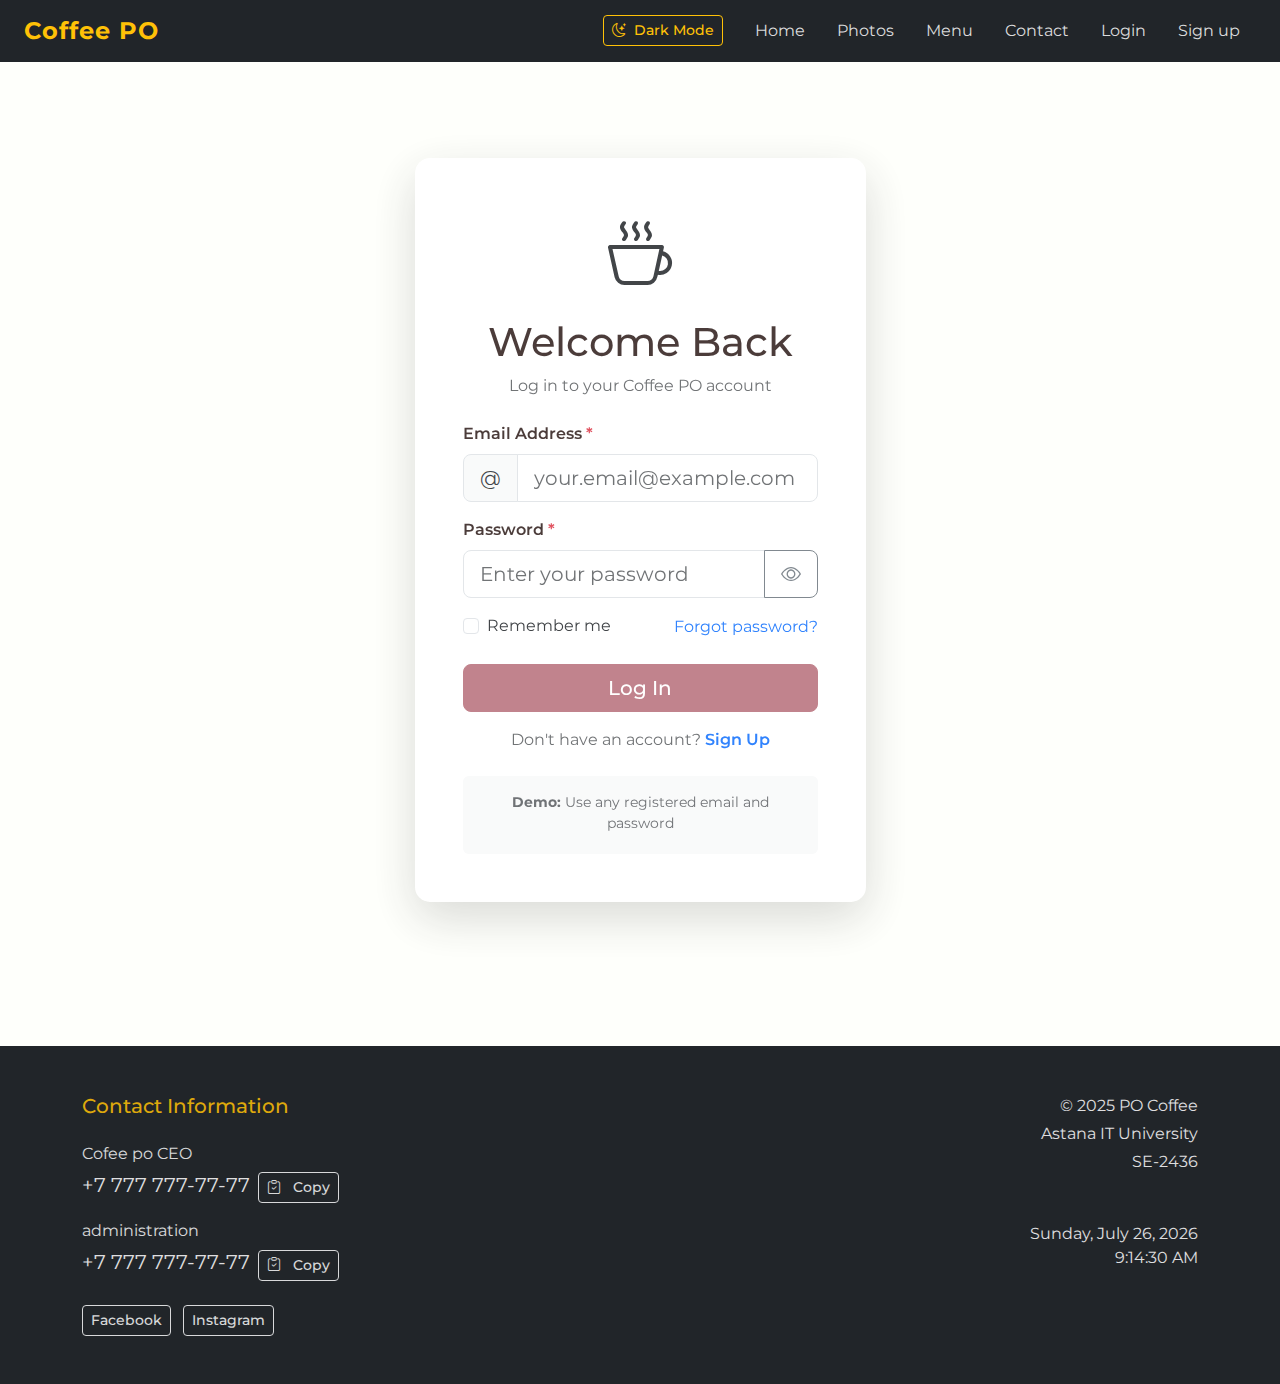
<file: public/index.html>
<!DOCTYPE html>
<html lang="ru">
  <head>
    <meta charset="UTF-8" />
    <meta name="viewport" content="width=device-width, initial-scale=1.0" />
    <title>Coffee PO</title>

    <!-- Bootstrap CSS -->
    <link
      href="https://cdn.jsdelivr.net/npm/bootstrap@5.3.2/dist/css/bootstrap.min.css"
      rel="stylesheet"
    />
  <link rel="stylesheet" href="https://cdn.jsdelivr.net/npm/bootstrap-icons@1.11.3/font/bootstrap-icons.css" />

    <!-- Google Fonts -->
    <link rel="preconnect" href="https://fonts.googleapis.com" />
    <link rel="preconnect" href="https://fonts.gstatic.com" crossorigin />
    <link
      href="https://fonts.googleapis.com/css2?family=Montserrat:wght@400;500;600;700&display=swap"
      rel="stylesheet"
    />

    <!-- Custom CSS -->
    <link rel="stylesheet" href="style.css" />

    <!-- jQuery CDN  -->
    <script src="https://ajax.googleapis.com/ajax/libs/jquery/3.7.1/jquery.min.js"></script>
  </head>
  <body>
    <!-- TASK 5: Bootstrap Navigation Bar -->
    <nav class="navbar navbar-expand-lg navbar-dark bg-dark sticky-top">
      <div class="container-fluid px-lg-4 px-3">
        <a class="navbar-brand fw-bold text-warning" href="index.html"
          >Coffee PO</a
        >
        <button
          class="navbar-toggler"
          type="button"
          data-bs-toggle="collapse"
          data-bs-target="#navbarNav"
          aria-controls="navbarNav"
          aria-expanded="false"
          aria-label="Toggle navigation"
        >
          <span class="navbar-toggler-icon"></span>
        </button>
        <div class="collapse navbar-collapse" id="navbarNav">
          <ul class="navbar-nav ms-auto">
            <li class="nav-item me-3 my-1">
              <button
                id="colorChangeBtn"
                class="btn btn-sm btn-outline-warning ms-lg-3 mt-2 mt-lg-0"
                aria-label="Toggle dark mode"
              >
                <i class="bi bi-moon-stars me-2"></i>Dark Mode
              </button>
            </li>
            <li class="nav-item">
              <a class="nav-link active" aria-current="page" href="index.html"
                >Home</a
              >
            </li>
            <li class="nav-item">
              <a class="nav-link" href="gallery.html">Photos</a>
            </li>
            <li class="nav-item">
              <a class="nav-link" href="menu.html">Menu</a>
            </li>
            <li class="nav-item">
              <a class="nav-link" href="contact.html">Contact</a>
            </li>

          </ul>
        </div>
      </div>
    </nav>

    <main>
      <!-- TASK 7: Bootstrap Carousel (replacing hero section) -->
      <section id="heroCarousel" class="carousel slide" data-bs-ride="carousel">
        <div class="carousel-indicators">
          <button
            type="button"
            data-bs-target="#heroCarousel"
            data-bs-slide-to="0"
            class="active"
            aria-current="true"
            aria-label="Slide 1"
          ></button>
          <button
            type="button"
            data-bs-target="#heroCarousel"
            data-bs-slide-to="1"
            aria-label="Slide 2"
          ></button>
          <button
            type="button"
            data-bs-target="#heroCarousel"
            data-bs-slide-to="2"
            aria-label="Slide 3"
          ></button>
          <button
            type="button"
            data-bs-target="#heroCarousel"
            data-bs-slide-to="3"
            aria-label="Slide 4"
          ></button>
          <button
            type="button"
            data-bs-target="#heroCarousel"
            data-bs-slide-to="4"
            aria-label="Slide 5"
          ></button>
          <button
            type="button"
            data-bs-target="#heroCarousel"
            data-bs-slide-to="5"
            aria-label="Slide 6"
          ></button>
          <button
            type="button"
            data-bs-target="#heroCarousel"
            data-bs-slide-to="6"
            aria-label="Slide 7"
          ></button>
          <button
            type="button"
            data-bs-target="#heroCarousel"
            data-bs-slide-to="7"
            aria-label="Slide 8"
          ></button>
          <button
            type="button"
            data-bs-target="#heroCarousel"
            data-bs-slide-to="8"
            aria-label="Slide 9"
          ></button>
        </div>
        <div class="carousel-inner">
          <div class="carousel-item active">
            <img
              src="img/2.jpg"
              class="d-block w-100 carousel-img"
              alt="Coffee atmosphere"
            />
            <div class="carousel-caption d-none d-md-block">
              <h1 class="display-3 fw-bold">coffee PO</h1>
              <p class="lead">Your Perfect Coffee Experience</p>
            </div>
          </div>
          <div class="carousel-item">
            <img
              src="img/1.jpeg"
              class="d-block w-100 carousel-img"
              alt="Cozy Coffee Shop"
            />
            <div class="carousel-caption d-none d-md-block">
              <h2>Cozy Atmosphere</h2>
              <p>Perfect for relaxation</p>
            </div>
          </div>
          <div class="carousel-item">
            <img
              src="img/3.jpg"
              class="d-block w-100 carousel-img"
              alt="Coffee Drinks"
            />
            <div class="carousel-caption d-none d-md-block">
              <h2>Premium Coffee</h2>
              <p>Best quality beans</p>
            </div>
          </div>
          <div class="carousel-item">
            <img
              src="img/4.jpg"
              class="d-block w-100 carousel-img"
              alt="Desserts"
            />
            <div class="carousel-caption d-none d-md-block">
              <h2>Fresh Pastries</h2>
              <p>Daily baked treats</p>
            </div>
          </div>
          <div class="carousel-item">
            <img
              src="img/5.jpg"
              class="d-block w-100 carousel-img"
              alt="Gathering Place"
            />
            <div class="carousel-caption d-none d-md-block">
              <h2>Meet Friends</h2>
              <p>Great conversations</p>
            </div>
          </div>
          <div class="carousel-item">
            <img
              src="img/6.png"
              class="d-block w-100 carousel-img"
              alt="Relaxing Space"
            />
            <div class="carousel-caption d-none d-md-block">
              <h2>Relaxing Vibe</h2>
              <p>Your second home</p>
            </div>
          </div>
          <div class="carousel-item">
            <img
              src="img/latte.jpg"
              class="d-block w-100 carousel-img"
              alt="Latte"
            />
            <div class="carousel-caption d-none d-md-block">
              <h2>Signature Latte</h2>
              <p>Smooth and creamy</p>
            </div>
          </div>
          <div class="carousel-item">
            <img
              src="img/cappuccino.jpg"
              class="d-block w-100 carousel-img"
              alt="Cappuccino"
            />
            <div class="carousel-caption d-none d-md-block">
              <h2>Perfect Cappuccino</h2>
              <p>Rich and balanced</p>
            </div>
          </div>
          <div class="carousel-item">
            <img
              src="img/espresso.jpg"
              class="d-block w-100 carousel-img"
              alt="Espresso"
            />
            <div class="carousel-caption d-none d-md-block">
              <h2>Bold Espresso</h2>
              <p>Pure coffee essence</p>
            </div>
          </div>
        </div>
        <button
          class="carousel-control-prev"
          type="button"
          data-bs-target="#heroCarousel"
          data-bs-slide="prev"
        >
          <span class="carousel-control-prev-icon" aria-hidden="true"></span>
          <span class="visually-hidden">Previous</span>
        </button>
        <button
          class="carousel-control-next"
          type="button"
          data-bs-target="#heroCarousel"
          data-bs-slide="next"
        >
          <span class="carousel-control-next-icon" aria-hidden="true"></span>
          <span class="visually-hidden">Next</span>
        </button>
      </section>

      <!-- Original promo-grid section (keeping original structure) -->
      <section class="promo-grid">
        <div class="promo-item">
          <img src="img/menu.jpg" alt="Menu" />
          <a href="menu.html" class="promo-link">
            <h2 class="promo-title responsive-heading">Menu</h2>
            <p class="promo-text responsive-text">
              Discover our delicious selection
            </p>
          </a>
        </div>
        <div class="promo-item">
          <img src="img/photo.jpg" alt="Photos" />
          <a href="gallery.html" class="promo-link">
            <h2 class="promo-title responsive-heading">Photos</h2>
            <p class="promo-text responsive-text">
              A place you will visit often
            </p>
          </a>
        </div>
        <div class="promo-item">
          <img src="img/del.jpg" alt="Contact" />
          <a href="contact.html" class="promo-link">
            <h2 class="promo-title responsive-heading">Contacts</h2>
            <p class="promo-text responsive-text">Feel free to call us</p>
          </a>
        </div>
      </section>

      <!-- TASK 2 & TASK 8: Card Section with Bootstrap Cards (replacing original card-container) -->
      <section class="container-fluid py-5 bg-light">
        <div class="container">
          <h2 class="text-center mb-5 fw-bold text-dark responsive-title">
            Why Choose Coffee PO
          </h2>

          <!-- TASK 2: Responsive card group using CSS media queries -->
          <div class="row g-4 card-responsive-group">
            <div class="col-lg-4 col-md-6 col-sm-12">
              <div class="card h-100 shadow-sm border-0">
                <img
                  src="img/1.jpeg"
                  class="card-img-top"
                  alt="Cozy Atmosphere"
                />
                <div class="card-body d-flex flex-column">
                  <h3 class="card-title fw-bold responsive-subheading">
                    Cozy Atmosphere
                  </h3>
                  <p class="card-text flex-grow-1 responsive-text">
                    Experience the warmth and comfort of our carefully designed
                    space, perfect for relaxation and conversation.
                  </p>
                  <!-- TASK 6: Bootstrap Buttons -->
                  <a href="#" class="btn btn-primary mt-3">Learn More</a>
                </div>
              </div>
            </div>
            <div class="col-lg-4 col-md-6 col-sm-12">
              <div class="card h-100 shadow-sm border-0">
                <img
                  src="img/3.jpg"
                  class="card-img-top"
                  alt="Premium Coffee"
                />
                <div class="card-body d-flex flex-column">
                  <h3 class="card-title fw-bold responsive-subheading">
                    Premium Coffee
                  </h3>
                  <p class="card-text flex-grow-1 responsive-text">
                    Enjoy our carefully selected beans roasted to perfection,
                    bringing you the finest coffee experience.
                  </p>
                  <a href="menu.html" class="btn btn-outline-primary mt-3"
                    >View Menu</a
                  >
                </div>
              </div>
            </div>
            <div class="col-lg-4 col-md-12 col-sm-12">
              <div class="card h-100 shadow-sm border-0">
                <img
                  src="img/4.jpg"
                  class="card-img-top"
                  alt="Fresh Pastries"
                />
                <div class="card-body d-flex flex-column">
                  <h3 class="card-title fw-bold responsive-subheading">
                    Fresh Pastries
                  </h3>
                  <p class="card-text flex-grow-1 responsive-text">
                    Complement your coffee with our daily fresh pastries and
                    desserts, baked with love and quality ingredients.
                  </p>
                  <a href="#" class="btn btn-secondary mt-3">Try Today</a>
                </div>
              </div>
            </div>
          </div>

          <!-- TASK 3: Bootstrap Grid Layout - Two column section with TASK 4: Spacing utilities  -- assik5 js-->
          <div class="row g-4 mt-5 pt-4">
            <div class="col-lg-6 col-md-6 col-sm-12">
              <div class="accordion-item-custom card shadow-sm border-0">
                <div class="accordion-header-custom p-4 bg-light rounded-top">
                  <h3
                    class="mb-0 text-dark responsive-subheading"
                    style="cursor: pointer"
                  >
                    Our Story
                    <span class="float-end">▼</span>
                  </h3>
                </div>
                <div class="accordion-content-custom">
                  <div class="p-4 bg-white rounded-bottom">
                    <p class="text-muted responsive-text mb-0">
                      Coffee PO was founded with a passion for bringing people
                      together over exceptional coffee. We believe every cup
                      tells a story, and we're here to make yours memorable.
                    </p>
                  </div>
                </div>
              </div>
            </div>

            <div class="col-lg-6 col-md-6 col-sm-12">
              <div class="accordion-item-custom card shadow-sm border-0">
                <div class="accordion-header-custom p-4 bg-light rounded-top">
                  <h3
                    class="mb-0 text-dark responsive-subheading"
                    style="cursor: pointer"
                  >
                    Our Mission
                    <span class="float-end">▼</span>
                  </h3>
                </div>
                <div class="accordion-content-custom">
                  <div class="p-4 bg-white rounded-bottom">
                    <p class="text-muted responsive-text mb-0">
                      To create a warm, welcoming space where quality coffee
                      meets genuine hospitality. We're committed to sourcing the
                      finest beans and crafting perfect beverages every time.
                    </p>
                  </div>
                </div>
              </div>
            </div>
          </div>
        </div>
      </section>
    </main>

    <!-- TASK 10: Footer with Accessibility -->
    <footer class="bg-dark text-white py-5">
      <div class="container">
        <div class="row g-4">
          <div class="col-lg-6 col-md-6 col-sm-12">
            <h3 class="h5 mb-4 text-warning">Contact Information</h3>
            <div class="mb-3">
              <p class="mb-1 text-light">Cofee po CEO</p>
              <a
                href="tel:+77777777777"
                class="text-white text-decoration-none fs-5"
                >+7 777 777-77-77</a
              >
            </div>
            <div class="mb-3">
              <p class="mb-1 text-light">administration</p>
              <a
                href="tel:+77777777777"
                class="text-white text-decoration-none fs-5"
                >+7 777 777-77-77</a
              >
            </div>

            <div class="mt-4">
              <a
                href="#"
                class="btn btn-outline-light btn-sm me-2"
                aria-label="Facebook"
                target="_blank"
                >Facebook</a
              >
              <a
                href="https://www.instagram.com/"
                class="btn btn-outline-light btn-sm"
                aria-label="Instagram"
                target="_blank"
                >Instagram</a
              >
            </div>
          </div>
          <div
            class="col-lg-6 col-md-6 col-sm-12 text-lg-end text-md-end text-sm-start"
          >
            <p class="mb-1">&copy; 2025 PO Coffee</p>
            <p class="mb-1">Astana IT University</p>
            <p class="mb-0">SE-2436</p>
            <div class="my-5" id="dateTimeDisplay"></div>
          </div>
        </div>
      </div>
    </footer>

    <!-- Bootstrap JS Bundle -->
    <script src="https://cdn.jsdelivr.net/npm/bootstrap@5.3.2/dist/js/bootstrap.bundle.min.js"></script>
    <script src="https://code.jquery.com/jquery-3.7.1.min.js"></script>
    <script src="api.js"></script>
    <script src="auth.js"></script>
    <script src="cart.js"></script>
    <script src="script.js" defer></script>
    <!-- jQuery Features Script -->
    <script src="jquery-features.js"></script>
  </body>
</html>
</file>
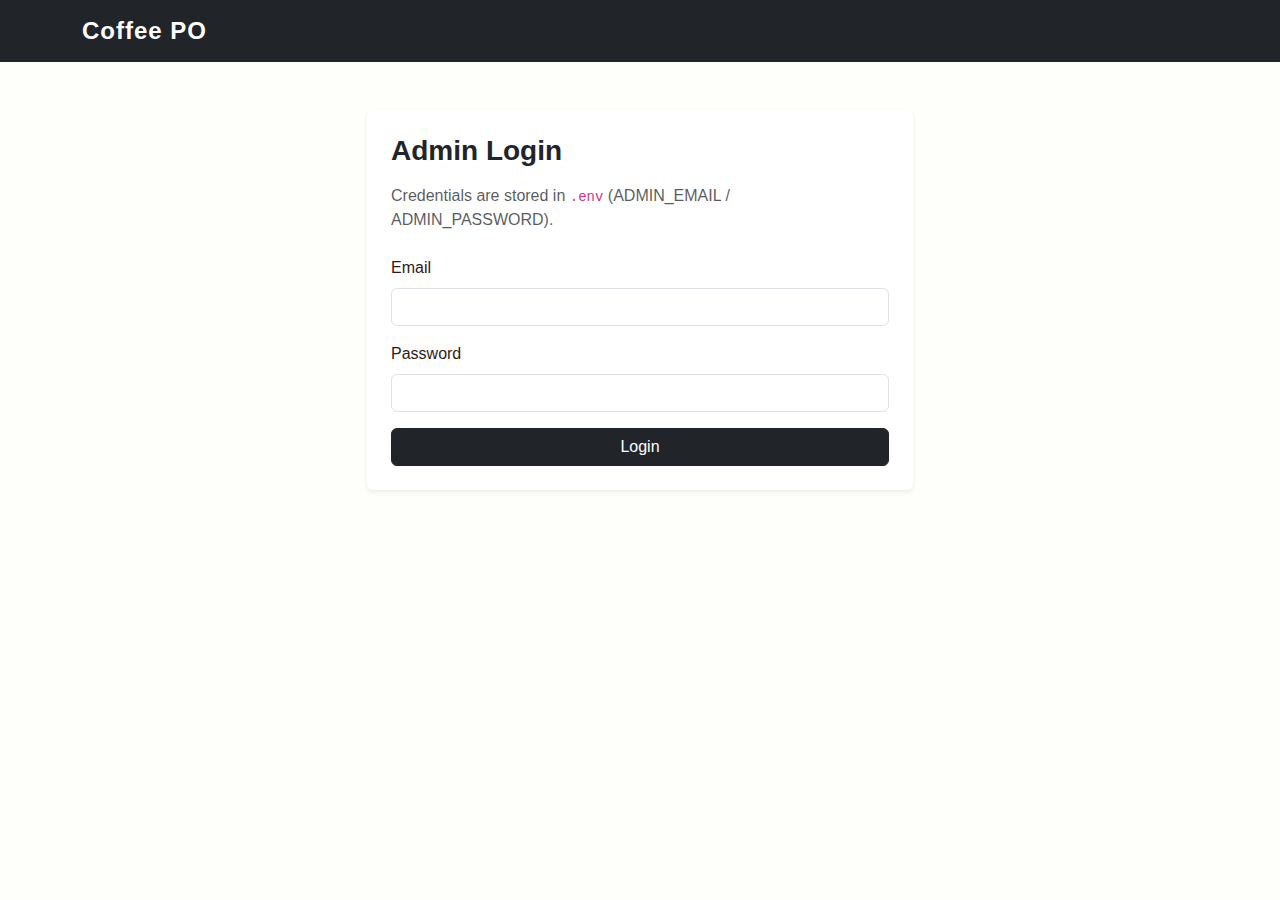
<file: public/admin-login.html>
<!DOCTYPE html>
<html lang="en">
<head>
  <meta charset="UTF-8" />
  <meta name="viewport" content="width=device-width, initial-scale=1.0" />
  <title>Admin Login</title>
  <link href="https://cdn.jsdelivr.net/npm/bootstrap@5.3.2/dist/css/bootstrap.min.css" rel="stylesheet" />
  <link rel="stylesheet" href="https://cdn.jsdelivr.net/npm/bootstrap-icons@1.11.3/font/bootstrap-icons.css" />
  <link rel="stylesheet" href="style.css" />
</head>
<body>
  <nav class="navbar navbar-expand-lg navbar-dark bg-dark sticky-top">
    <div class="container">
      <a class="navbar-brand fw-bold" href="index.html">Coffee PO</a>
      <button class="navbar-toggler" type="button" data-bs-toggle="collapse" data-bs-target="#navbarNav">
        <span class="navbar-toggler-icon"></span>
      </button>
      <div class="collapse navbar-collapse" id="navbarNav">
        <ul class="navbar-nav ms-auto"></ul>
      </div>
    </div>
  </nav>

  <main class="container py-5">
    <div class="row justify-content-center">
      <div class="col-md-6">
        <div class="card shadow-sm border-0">
          <div class="card-body p-4">
            <h3 class="fw-bold mb-3">Admin Login</h3>
            <p class="text-muted mb-4">Credentials are stored in <code>.env</code> (ADMIN_EMAIL / ADMIN_PASSWORD).</p>
            <div id="adminError" class="alert alert-danger d-none"></div>
            <form id="adminLoginForm">
              <div class="mb-3">
                <label class="form-label">Email</label>
                <input type="email" class="form-control" id="adminEmail" required />
              </div>
              <div class="mb-3">
                <label class="form-label">Password</label>
                <input type="password" class="form-control" id="adminPassword" required />
              </div>
              <button class="btn btn-dark w-100" type="submit">Login</button>
            </form>
          </div>
        </div>
      </div>
    </div>
  </main>

  <script src="https://cdn.jsdelivr.net/npm/bootstrap@5.3.2/dist/js/bootstrap.bundle.min.js"></script>
  <script src="api.js"></script>
  <script src="admin.js"></script>
</body>
</html>
</file>
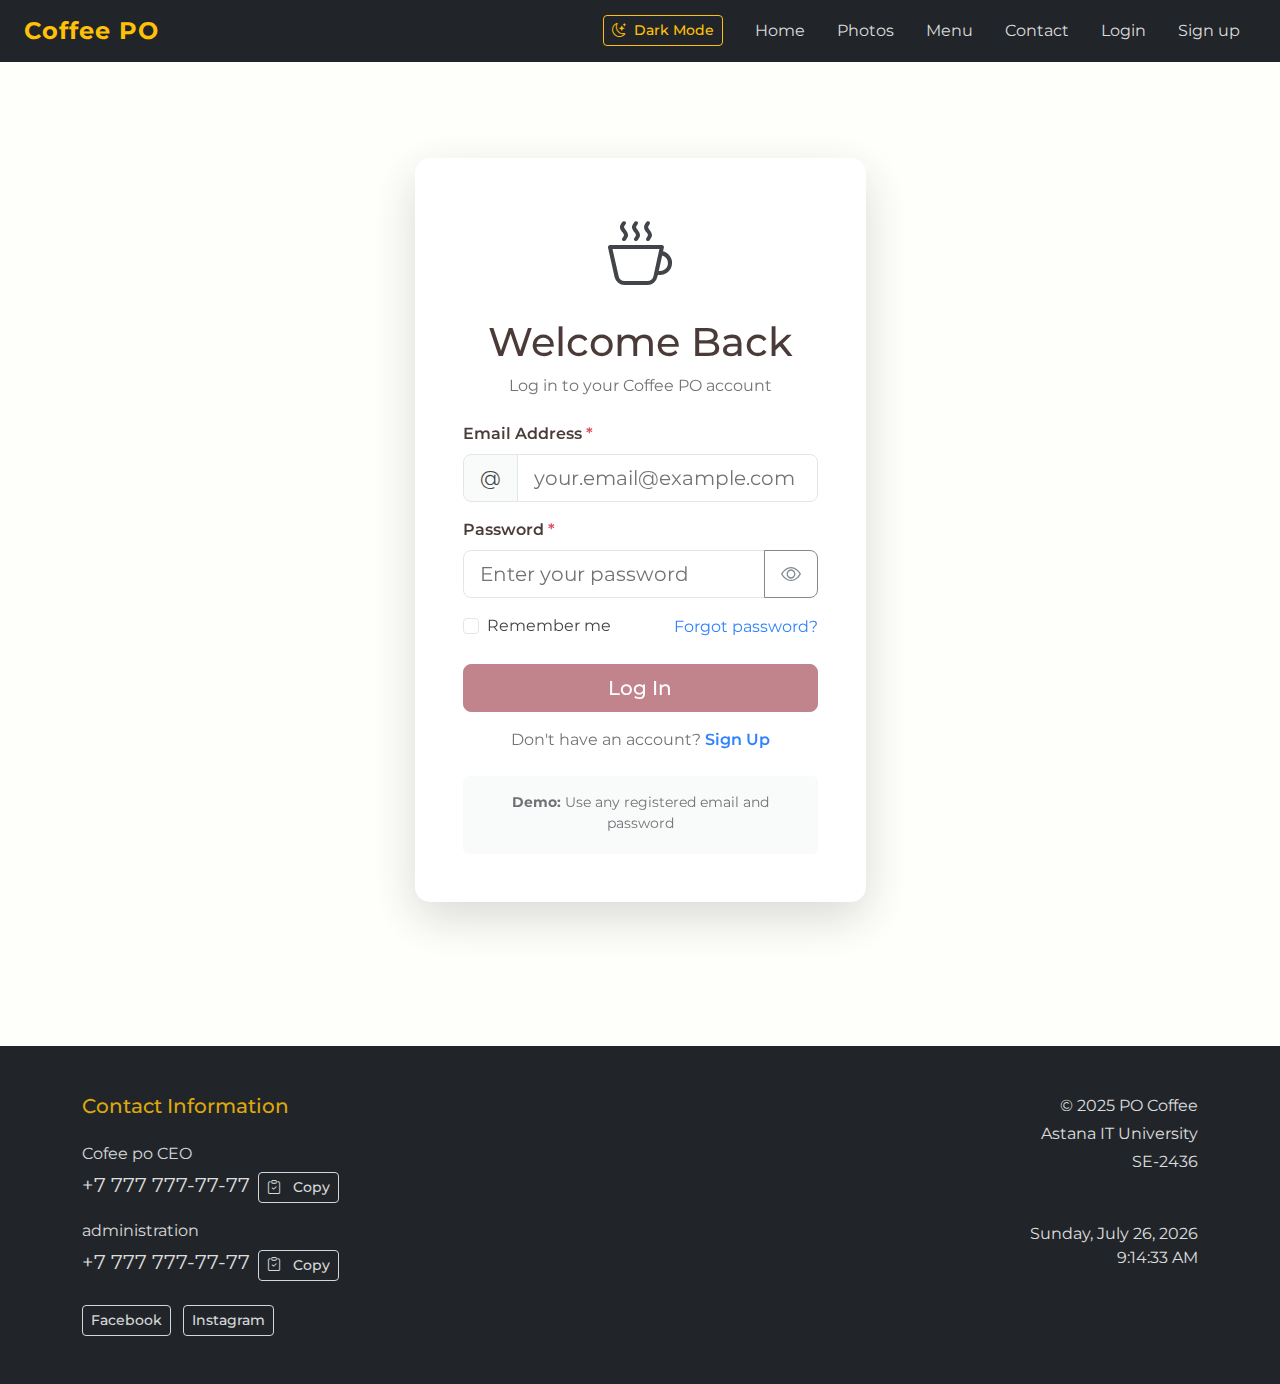
<file: public/cart.html>
<!DOCTYPE html>
<html lang="en">
  <head>
    <meta charset="UTF-8" />
    <meta name="viewport" content="width=device-width, initial-scale=1.0" />
    <title>Coffee PO - Shopping Cart</title>
    <link
      href="https://cdn.jsdelivr.net/npm/bootstrap@5.3.2/dist/css/bootstrap.min.css"
      rel="stylesheet"
    />
  <link rel="stylesheet" href="https://cdn.jsdelivr.net/npm/bootstrap-icons@1.11.3/font/bootstrap-icons.css" />

    <link rel="preconnect" href="https://fonts.googleapis.com" />
    <link rel="preconnect" href="https://fonts.gstatic.com" crossorigin />
    <link
      href="https://fonts.googleapis.com/css2?family=Montserrat:wght@400;500;600;700&display=swap"
      rel="stylesheet"
    />
    <link rel="stylesheet" href="style.css" />

    <!-- jQuery CDN  -->
    <script src="https://ajax.googleapis.com/ajax/libs/jquery/3.7.1/jquery.min.js"></script>
  </head>
  <body>
    <!-- Navigation Bar -->
    <nav class="navbar navbar-expand-lg navbar-dark bg-dark sticky-top">
      <div class="container-fluid px-lg-4 px-3">
        <a class="navbar-brand fw-bold text-warning" href="index.html"
          >Coffee PO</a
        >
        <button
          class="navbar-toggler"
          type="button"
          data-bs-toggle="collapse"
          data-bs-target="#navbarNav"
          aria-controls="navbarNav"
          aria-expanded="false"
          aria-label="Toggle navigation"
        >
          <span class="navbar-toggler-icon"></span>
        </button>
        <div class="collapse navbar-collapse" id="navbarNav">
          <ul class="navbar-nav ms-auto">
            <li class="nav-item me-3 my-1">
              <button
                id="colorChangeBtn"
                class="btn btn-sm btn-outline-warning ms-lg-3 mt-2 mt-lg-0"
                aria-label="Toggle dark mode"
              >
                <i class="bi bi-moon-stars me-2"></i>Dark Mode
              </button>
            </li>
            <li class="nav-item">
              <a class="nav-link" href="index.html">Home</a>
            </li>
            <li class="nav-item">
              <a class="nav-link" href="gallery.html">Photos</a>
            </li>
            <li class="nav-item">
              <a class="nav-link" href="menu.html">Menu</a>
            </li>
            <li class="nav-item">
              <a class="nav-link" href="contact.html">Contact</a>
            </li>

          </ul>
        </div>
      </div>
    </nav>

    <!-- Cart Content -->
    <main class="container my-5 py-5">
      <h1 class="text-center mb-5 fw-bold text-dark responsive-title">
        <i class="bi bi-cart3 me-2"></i>Shopping Cart
      </h1>

      <!-- Empty Cart Message -->
      <div id="emptyCart" class="text-center py-5">
        <div class="display-1 mb-3"><i class="bi bi-cup-hot"></i></div>
        <h3 class="text-muted mb-4">Your cart is empty</h3>
        <p class="text-muted mb-4">Add some delicious coffee to your cart!</p>
        <a href="menu.html" class="btn btn-primary btn-lg">
          Browse Menu
        </a>
      </div>

      <!-- Cart Items -->
      <div id="cartItems" class="row" style="display: none;">
        <div class="col-lg-8 col-md-12 mb-4">
          <div class="card shadow-sm border-0">
            <div class="card-header bg-primary text-white">
              <h4 class="mb-0">Cart Items</h4>
            </div>
            <div class="card-body p-0">
              <div id="cartItemsList" class="list-group list-group-flush">
                <!-- Cart items will be inserted here -->
              </div>
            </div>
          </div>
        </div>

        <!-- Cart Summary -->
        <div class="col-lg-4 col-md-12">
          <div class="card shadow-sm border-0 sticky-top" style="top: 100px; z-index: 1;">
            <div class="card-header bg-success text-white">
              <h4 class="mb-0">Order Summary</h4>
            </div>
            <div class="card-body">
              <div class="d-flex justify-content-between mb-3">
                <span>Items:</span>
                <strong id="summaryItemCount">0</strong>
              </div>
              <div class="d-flex justify-content-between mb-3">
                <span>Subtotal:</span>
                <strong id="summarySubtotal">0 ₸</strong>
              </div>
              <div class="d-flex justify-content-between mb-3 pb-3 border-bottom">
                <span>Delivery:</span>
                <strong class="text-success">Free</strong>
              </div>
              <div class="d-flex justify-content-between mb-4">
                <h5 class="mb-0">Total:</h5>
                <h5 class="mb-0 text-primary" id="summaryTotal">0 ₸</h5>
              </div>
              
              <div class="d-grid gap-2">
                <button id="placeOrderBtn" class="btn btn-success btn-lg">
                  Place Order
                </button>
                <button id="clearCartBtn" class="btn btn-outline-danger">
                  Clear Cart
                </button>
              </div>
              
              <div class="mt-3 text-center">
                <small class="text-muted">
                  <i class="bi bi-shield-check"></i> Secure checkout
                </small>
              </div>
            </div>
          </div>
          
          <!-- Continue Shopping -->
          <div class="text-center mt-4">
            <a href="menu.html" class="btn btn-outline-primary">
              ← Continue Shopping
            </a>
          </div>
        </div>
      </div>
    </main>

    <!-- Footer -->
    <footer class="bg-dark text-white py-5 mt-5">
      <div class="container">
        <div class="row g-4">
          <div class="col-lg-6 col-md-6 col-sm-12">
            <h3 class="h5 mb-4 text-warning">Contact Information</h3>
            <div class="mb-3">
              <p class="mb-1 text-light">Cofee po CEO</p>
              <a href="tel:+77777777777" class="text-white text-decoration-none fs-5">+7 777 777-77-77</a>
            </div>
            <div class="mb-3">
              <p class="mb-1 text-light">administration</p>
              <a href="tel:+77777777777" class="text-white text-decoration-none fs-5">+7 777 777-77-77</a>
            </div>

            <div class="mt-4">
              <a href="#" class="btn btn-outline-light btn-sm me-2" aria-label="Facebook" target="_blank">Facebook</a>
              <a href="https://www.instagram.com/" class="btn btn-outline-light btn-sm" aria-label="Instagram" target="_blank">Instagram</a>
            </div>
          </div>
          <div class="col-lg-6 col-md-6 col-sm-12 text-lg-end text-md-end text-sm-start">
            <p class="mb-1">&copy; 2025 PO Coffee</p>
            <p class="mb-1">Astana IT University</p>
            <p class="mb-0">SE-2436</p>
            <div class="my-5" id="dateTimeDisplay"></div>
          </div>
        </div>
      </div>
    </footer>


    <script src="https://cdn.jsdelivr.net/npm/bootstrap@5.3.2/dist/js/bootstrap.bundle.min.js"></script>
    <script src="https://code.jquery.com/jquery-3.7.1.min.js"></script>
    <script src="api.js"></script>
    <script src="auth.js"></script>
    <script src="cart.js"></script>
    <script src="script.js" defer></script>
    <script src="jquery-features.js"></script>
  </body>
</html>
</file>
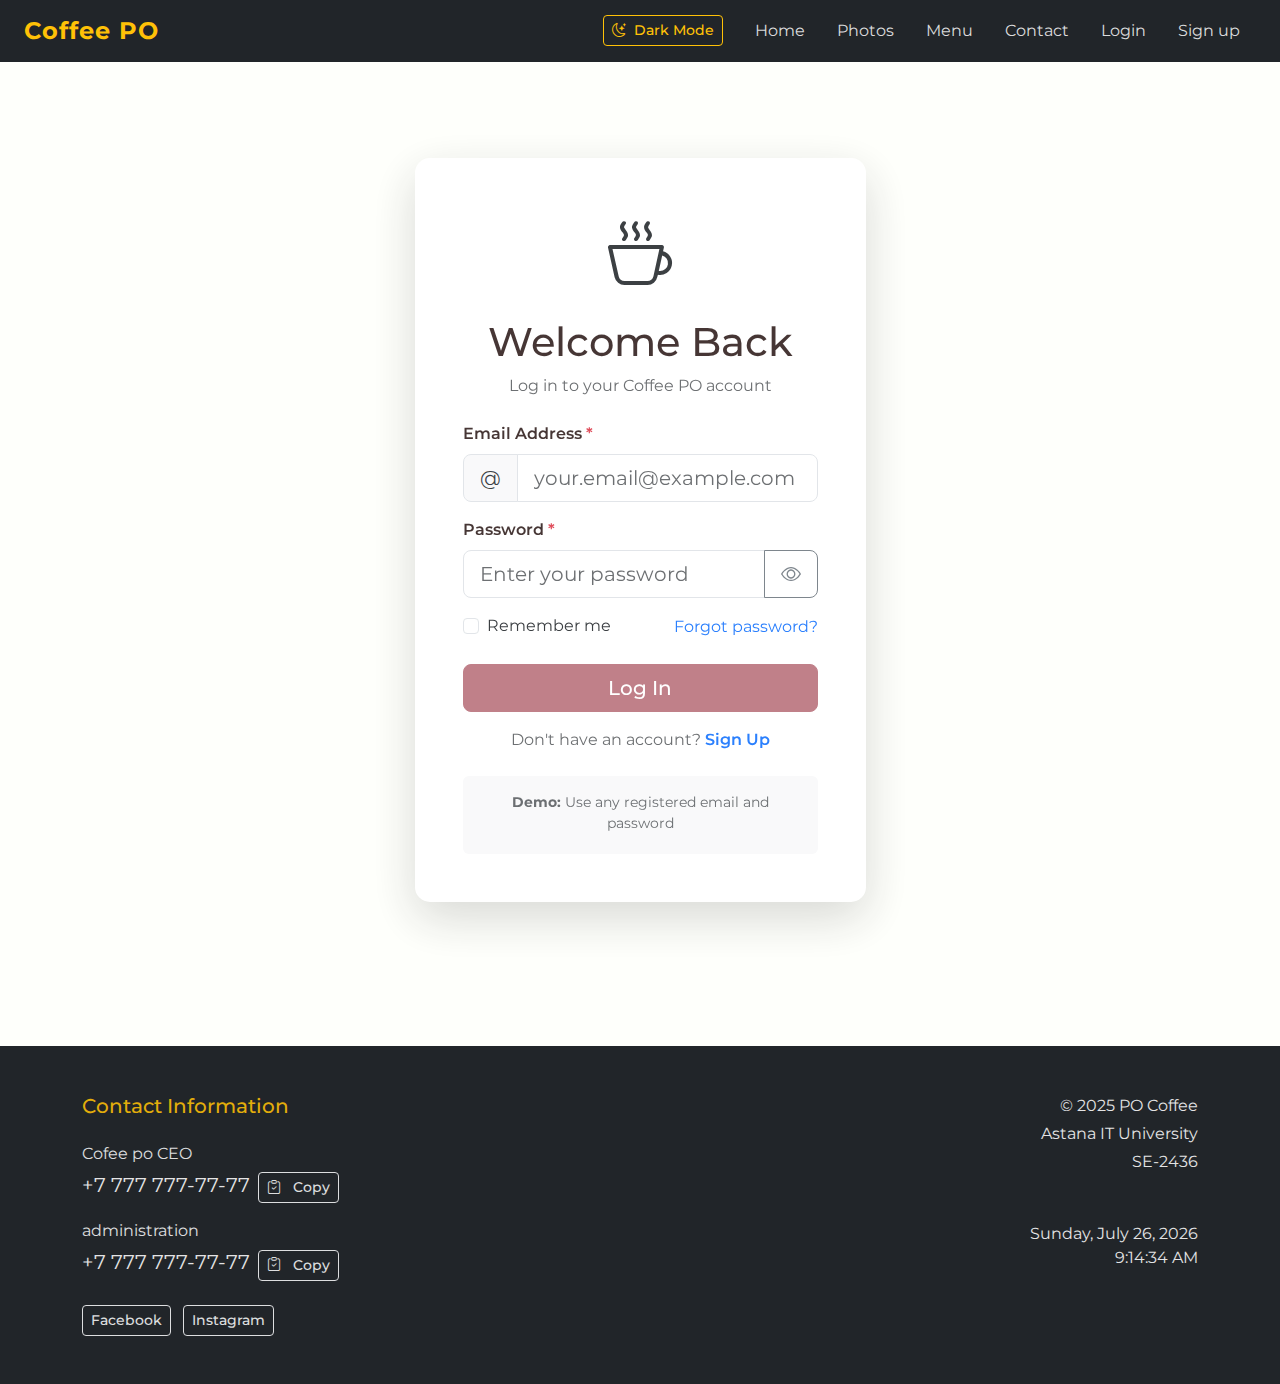
<file: public/contact.html>
<!DOCTYPE html>
<html lang="en">
  <head>
    <meta charset="UTF-8" />
    <meta name="viewport" content="width=device-width, initial-scale=1.0" />
    <title>Coffee PO - Contact</title>

    <!-- Bootstrap CSS -->
    <link
      href="https://cdn.jsdelivr.net/npm/bootstrap@5.3.2/dist/css/bootstrap.min.css"
      rel="stylesheet"
    />
  <link rel="stylesheet" href="https://cdn.jsdelivr.net/npm/bootstrap-icons@1.11.3/font/bootstrap-icons.css" />

    <!-- Google Fonts -->
    <link rel="preconnect" href="https://fonts.googleapis.com" />
    <link rel="preconnect" href="https://fonts.gstatic.com" crossorigin />
    <link
      href="https://fonts.googleapis.com/css2?family=Montserrat:wght@400;500;600;700&display=swap"
      rel="stylesheet"
    />

    <!-- Custom CSS -->
    <link rel="stylesheet" href="style.css" />

    <!-- jQuery CDN  -->
    <script src="https://ajax.googleapis.com/ajax/libs/jquery/3.7.1/jquery.min.js"></script>
  </head>
  <body>
    <!-- Navigation Bar -->
    <nav class="navbar navbar-expand-lg navbar-dark bg-dark sticky-top">
      <div class="container-fluid px-lg-4 px-3">
        <a class="navbar-brand fw-bold text-warning" href="index.html"
          >Coffee PO</a
        >
        <button
          class="navbar-toggler"
          type="button"
          data-bs-toggle="collapse"
          data-bs-target="#navbarNav"
          aria-controls="navbarNav"
          aria-expanded="false"
          aria-label="Toggle navigation"
        >
          <span class="navbar-toggler-icon"></span>
        </button>
        <div class="collapse navbar-collapse" id="navbarNav">
          <ul class="navbar-nav ms-auto">
            <li class="nav-item me-3 my-1">
              <button
                id="colorChangeBtn"
                class="btn btn-sm btn-outline-warning ms-lg-3 mt-2 mt-lg-0"
                aria-label="Toggle dark mode"
              >
                <i class="bi bi-moon-stars me-2"></i>Dark Mode
              </button>
            </li>
            <li class="nav-item">
              <a class="nav-link" href="index.html">Home</a>
            </li>
            <li class="nav-item">
              <a class="nav-link" href="gallery.html">Photos</a>
            </li>
            <li class="nav-item">
              <a class="nav-link" href="menu.html">Menu</a>
            </li>
            <li class="nav-item">
              <a class="nav-link active" aria-current="page" href="contact.html"
                >Contact</a
              >
            </li>

          </ul>
        </div>
      </div>
    </nav>

    <!-- TASK 9: Responsive Form Design with Bootstrap -->
    <main class="container my-5 py-5">
      <div class="row justify-content-center">
        <div class="col-lg-8 col-md-10 col-sm-12">
          <div class="card shadow-lg border-0">
            <div class="card-body p-5">
              <h1 class="text-center mb-4 responsive-title text-dark">
                Contact Us
              </h1>
              <p class="text-center text-muted mb-5 responsive-text">
                We'd love to hear from you! Send us a message and we'll get back
                to you as soon as possible.
              </p>

              <form id="contactForm">
                <!-- Name Input -->
                <div class="mb-4">
                  <label for="name" class="form-label fw-semibold"
                    >Your Name <span class="text-danger">*</span></label
                  >
                  <input
                    type="text"
                    class="form-control form-control-lg"
                    id="name"
                    name="name"
                    placeholder="Enter your full name"
                    required
                  />
                </div>

                <!-- Email Input -->
                <div class="mb-4">
                  <label for="email" class="form-label fw-semibold"
                    >Your Email <span class="text-danger">*</span></label
                  >
                  <div class="input-group input-group-lg">
                    <span class="input-group-text">@</span>
                    <input
                      type="email"
                      class="form-control"
                      id="email"
                      name="email"
                      placeholder="your.email@example.com"
                      required
                    />
                  </div>
                  <div class="form-text">
                    We'll never share your email with anyone else.
                  </div>
                </div>

                <!-- Subject Input -->
                <div class="mb-4">
                  <label for="subject" class="form-label fw-semibold"
                    >Subject</label
                  >
                  <select
                    class="form-select form-select-lg"
                    id="subject"
                    name="subject"
                  >
                    <option value="" selected>Choose a subject...</option>
                    <option value="general">General Inquiry</option>
                    <option value="reservation">Reservation</option>
                    <option value="feedback">Feedback</option>
                    <option value="complaint">Complaint</option>
                    <option value="other">Other</option>
                  </select>
                </div>

                <!-- Message Textarea -->
                <div class="mb-4">
                  <label for="message" class="form-label fw-semibold"
                    >Message <span class="text-danger">*</span></label
                  >
                  <textarea
                    class="form-control"
                    id="message"
                    name="message"
                    rows="6"
                    placeholder="Write your message here..."
                    required
                  ></textarea>
                </div>

                <!-- Checkboxes -->
                <div class="mb-4">
                  <div class="form-check">
                    <input
                      class="form-check-input"
                      type="checkbox"
                      id="newsletter"
                    />
                    <label class="form-check-label" for="newsletter">
                      Subscribe to our newsletter for updates and special offers
                    </label>
                  </div>
                </div>

                <!-- Radio Buttons -->
                <div class="mb-4">
                  <label class="form-label fw-semibold"
                    >Preferred Contact Method</label
                  >
                  <div class="form-check">
                    <input
                      class="form-check-input"
                      type="radio"
                      name="contact-method"
                      id="contactEmail"
                      value="email"
                      checked
                    />
                    <label class="form-check-label" for="contactEmail">
                      Email
                    </label>
                  </div>
                  <div class="form-check">
                    <input
                      class="form-check-input"
                      type="radio"
                      name="contact-method"
                      id="contactPhone"
                      value="phone"
                    />
                    <label class="form-check-label" for="contactPhone">
                      Phone
                    </label>
                  </div>
                </div>

                <!-- Submit Buttons -->
                <div
                  class="d-grid gap-2 d-md-flex justify-content-md-center mt-5"
                >
                  <button type="submit" class="btn btn-primary btn-lg px-5">
                    Send Message
                  </button>
                  <button
                    type="reset"
                    class="btn btn-outline-secondary btn-lg px-5"
                  >
                    Clear Form
                  </button>
                </div>
              </form>
            </div>
          </div>

          <!-- Contact Information Cards -->
          <div class="row g-4 mt-5">
            <div class="col-md-6 col-sm-12">
              <div class="card text-center h-100 border-0 shadow-sm">
                <div class="card-body p-4">
                  <div class="display-4 mb-3"><i class="bi bi-telephone-fill me-2"></i></div>
                  <h5 class="card-title fw-bold">Call Us</h5>
                  <p class="card-text text-muted">Reach out anytime</p>
                  <a href="tel:+77777777777" class="btn btn-outline-primary"
                    >+7 777 777-77-77</a
                  >
                </div>
              </div>
            </div>
            <div class="col-md-6 col-sm-12">
              <div class="card text-center h-100 border-0 shadow-sm">
                <div class="card-body p-4">
                  <div class="display-4 mb-3"><i class="bi bi-geo-alt-fill me-2"></i></div>
                  <h5 class="card-title fw-bold">Visit Us</h5>
                  <p class="card-text text-muted">Astana, Kazakhstan</p>
                  <a href="#" class="btn btn-outline-primary">Get Directions</a>
                </div>
              </div>
            </div>
          </div>
        </div>
      </div>
    </main>

    <!-- Footer -->
    <footer class="bg-dark text-white py-5 mt-5">
      <div class="container">
        <div class="row g-4">
          <div class="col-lg-6 col-md-6 col-sm-12">
            <h3 class="h5 mb-4 text-warning">Contact Information</h3>
            <div class="mb-3">
              <p class="mb-1 text-light">Cofee po CEO</p>
              <a
                href="tel:+77777777777"
                class="text-white text-decoration-none fs-5"
                >+7 777 777-77-77</a
              >
            </div>
            <div class="mb-3">
              <p class="mb-1 text-light">administration</p>
              <a
                href="tel:+77777777777"
                class="text-white text-decoration-none fs-5"
                >+7 777 777-77-77</a
              >
            </div>

            <div class="mt-4">
              <a
                href="#"
                class="btn btn-outline-light btn-sm me-2"
                aria-label="Facebook"
                target="_blank"
                >Facebook</a
              >
              <a
                href="https://www.instagram.com/"
                class="btn btn-outline-light btn-sm"
                aria-label="Instagram"
                target="_blank"
                >Instagram</a
              >
            </div>
          </div>
          <div
            class="col-lg-6 col-md-6 col-sm-12 text-lg-end text-md-end text-sm-start"
          >
            <p class="mb-1">&copy; 2025 PO Coffee</p>
            <p class="mb-1">Astana IT University</p>
            <p class="mb-0">SE-2436</p>
            <div class="my-5" id="dateTimeDisplay"></div>
          </div>
        </div>
      </div>
    </footer>

    <!-- Bootstrap JS -->
    <script src="https://cdn.jsdelivr.net/npm/bootstrap@5.3.2/dist/js/bootstrap.bundle.min.js"></script>
    <script src="https://code.jquery.com/jquery-3.7.1.min.js"></script>
    <script src="api.js"></script>
    <script src="auth.js"></script>
    <script src="cart.js"></script>
    <script src="script.js" defer></script>
    <!-- jQuery Features Script -->
    <script src="jquery-features.js"></script>
    <script src="api.js"></script>
  <script src="contact.js"></script>
</body>
</html>
</file>
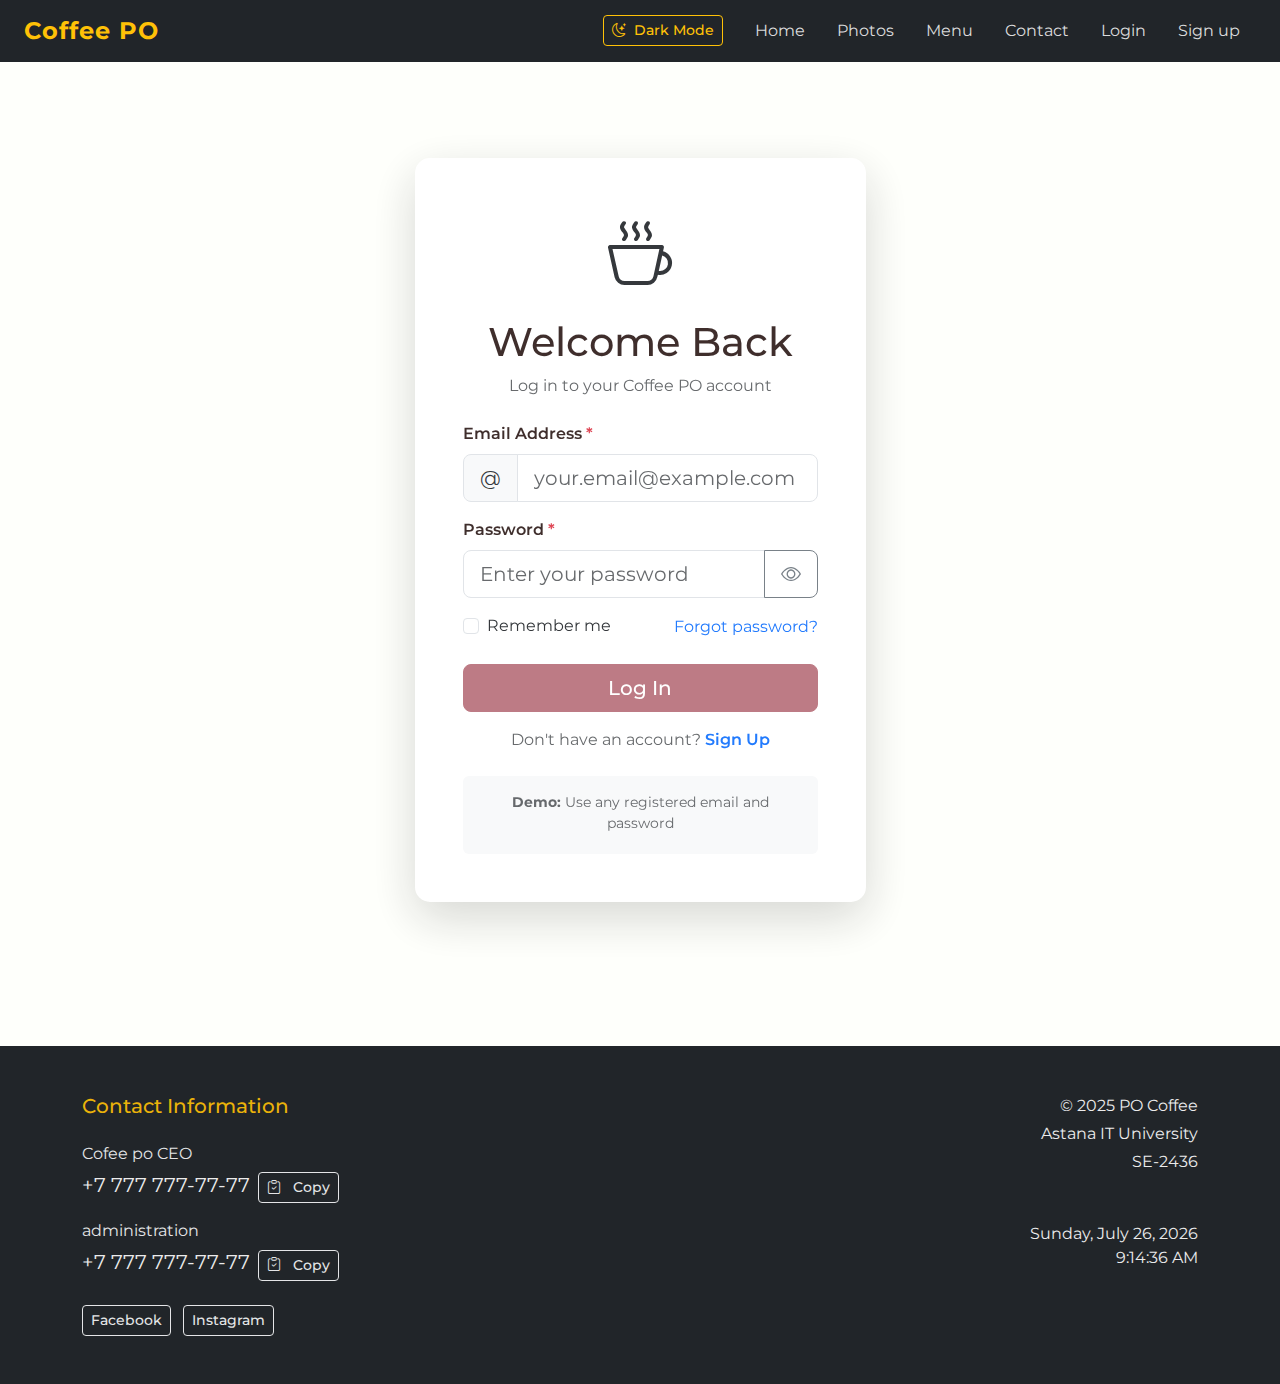
<file: public/gallery.html>
<!DOCTYPE html>
<html lang="en">
  <head>
    <meta charset="UTF-8" />
    <meta name="viewport" content="width=device-width, initial-scale=1.0" />
    <title>Coffee PO - Gallery</title>

    <!-- Bootstrap CSS -->
    <link
      href="https://cdn.jsdelivr.net/npm/bootstrap@5.3.2/dist/css/bootstrap.min.css"
      rel="stylesheet"
    />
  <link rel="stylesheet" href="https://cdn.jsdelivr.net/npm/bootstrap-icons@1.11.3/font/bootstrap-icons.css" />

    <!-- Google Fonts -->
    <link rel="preconnect" href="https://fonts.googleapis.com" />
    <link rel="preconnect" href="https://fonts.gstatic.com" crossorigin />
    <link
      href="https://fonts.googleapis.com/css2?family=Montserrat:wght@400;500;600;700&display=swap"
      rel="stylesheet"
    />

    <!-- Custom CSS -->
    <link rel="stylesheet" href="style.css" />

    <!-- jQuery CDN  -->
    <script src="https://ajax.googleapis.com/ajax/libs/jquery/3.7.1/jquery.min.js"></script>
  </head>
  <body>
    <!-- Navigation Bar -->
    <nav class="navbar navbar-expand-lg navbar-dark bg-dark sticky-top">
      <div class="container-fluid px-lg-4 px-3">
        <a class="navbar-brand fw-bold text-warning" href="index.html"
          >Coffee PO</a
        >
        <button
          class="navbar-toggler"
          type="button"
          data-bs-toggle="collapse"
          data-bs-target="#navbarNav"
          aria-controls="navbarNav"
          aria-expanded="false"
          aria-label="Toggle navigation"
        >
          <span class="navbar-toggler-icon"></span>
        </button>
        <div class="collapse navbar-collapse" id="navbarNav">
          <ul class="navbar-nav ms-auto">
            <li class="nav-item me-3 my-1">
              <button
                id="colorChangeBtn"
                class="btn btn-sm btn-outline-warning ms-lg-3 mt-2 mt-lg-0"
                aria-label="Toggle dark mode"
              >
                <i class="bi bi-moon-stars me-2"></i>Dark Mode
              </button>
            </li>
            <li class="nav-item">
              <a class="nav-link" href="index.html">Home</a>
            </li>
            <li class="nav-item">
              <a class="nav-link active" aria-current="page" href="gallery.html"
                >Photos</a
              >
            </li>
            <li class="nav-item">
              <a class="nav-link" href="menu.html">Menu</a>
            </li>
            <li class="nav-item">
              <a class="nav-link" href="contact.html">Contact</a>
            </li>

          </ul>
        </div>
      </div>
    </nav>

    <!-- Main Content -->
    <main class="container my-5 py-5">
      <h1 class="text-center mb-5 fw-bold text-dark responsive-title">
        Our Coffee Shop Gallery
      </h1>

      <!-- Bootstrap Cards in Grid -->
      <div class="row g-4">
        <div class="col-lg-4 col-md-6 col-sm-12">
          <div class="card h-100 shadow-sm border-0">
            <img src="img/1.jpeg" class="card-img-top" alt="Cozy Atmosphere" />
            <div class="card-body">
              <h5 class="card-title fw-bold">Cozy Atmosphere</h5>
              <p class="card-text text-muted">
                Perfect for reading and relaxing in a comfortable environment.
              </p>
              <a
                href="#"
                class="btn btn-sm btn-outline-primary"
                data-bs-toggle="modal"
                data-bs-target="#cozyAtmosphereModal"
                >View Details</a
              >
            </div>
          </div>
        </div>

        <div class="col-lg-4 col-md-6 col-sm-12">
          <div class="card h-100 shadow-sm border-0">
            <img src="img/2.jpg" class="card-img-top" alt="Freshly Brewed" />
            <div class="card-body">
              <h5 class="card-title fw-bold">Freshly Brewed</h5>
              <p class="card-text text-muted">
                Coffee made with passion and expertise every single time.
              </p>
              <a
                href="#"
                class="btn btn-sm btn-outline-primary"
                data-bs-toggle="modal"
                data-bs-target="#freshlyBrewedModal"
                >View Details</a
              >
            </div>
          </div>
        </div>

        <div class="col-lg-4 col-md-6 col-sm-12">
          <div class="card h-100 shadow-sm border-0">
            <img src="img/3.jpg" class="card-img-top" alt="Specialty Drinks" />
            <div class="card-body">
              <h5 class="card-title fw-bold">Specialty Drinks</h5>
              <p class="card-text text-muted">
                Unique flavors crafted for every taste and preference.
              </p>
              <a
                href="#"
                class="btn btn-sm btn-outline-primary"
                data-bs-toggle="modal"
                data-bs-target="#specialtyDrinksModal"
                >View Details</a
              >
            </div>
          </div>
        </div>

        <div class="col-lg-4 col-md-6 col-sm-12">
          <div class="card h-100 shadow-sm border-0">
            <img
              src="img/4.jpg"
              class="card-img-top"
              alt="Delicious Desserts"
            />
            <div class="card-body">
              <h5 class="card-title fw-bold">Delicious Desserts</h5>
              <p class="card-text text-muted">
                Sweet treats to complement your favorite drink perfectly.
              </p>
              <a
                href="#"
                class="btn btn-sm btn-outline-primary"
                data-bs-toggle="modal"
                data-bs-target="#deliciousDessertsModal"
                >View Details</a
              >
            </div>
          </div>
        </div>

        <div class="col-lg-4 col-md-6 col-sm-12">
          <div class="card h-100 shadow-sm border-0">
            <img
              src="img/5.jpg"
              class="card-img-top"
              alt="Perfect for Friends"
            />
            <div class="card-body">
              <h5 class="card-title fw-bold">Perfect for Friends</h5>
              <p class="card-text text-muted">
                Great place for conversations and quality time together.
              </p>
              <a
                href="#"
                class="btn btn-sm btn-outline-primary"
                data-bs-toggle="modal"
                data-bs-target="#perfectForFriendsModal"
                >View Details</a
              >
            </div>
          </div>
        </div>

        <div class="col-lg-4 col-md-6 col-sm-12">
          <div class="card h-100 shadow-sm border-0">
            <img src="img/6.png" class="card-img-top" alt="Relaxing Vibe" />
            <div class="card-body">
              <h5 class="card-title fw-bold">Relaxing Vibe</h5>
              <p class="card-text text-muted">
                Your second home away from home with warm ambiance.
              </p>
              <a
                href="#"
                class="btn btn-sm btn-outline-primary"
                data-bs-toggle="modal"
                data-bs-target="#relaxingVibeModal"
                >View Details</a
              >
            </div>
          </div>
        </div>

        <div class="col-lg-4 col-md-6 col-sm-12">
          <div class="card h-100 shadow-sm border-0">
            <img src="img/1.jpeg" class="card-img-top" alt="Modern Interior" />
            <div class="card-body">
              <h5 class="card-title fw-bold">Modern Interior</h5>
              <p class="card-text text-muted">
                Stylish and comfortable design for your enjoyment.
              </p>
              <a
                href="#"
                class="btn btn-sm btn-outline-primary"
                data-bs-toggle="modal"
                data-bs-target="#modernInteriorModal"
                >View Details</a
              >
            </div>
          </div>
        </div>

        <div class="col-lg-4 col-md-6 col-sm-12">
          <div class="card h-100 shadow-sm border-0">
            <img src="img/2.jpg" class="card-img-top" alt="Expert Baristas" />
            <div class="card-body">
              <h5 class="card-title fw-bold">Expert Baristas</h5>
              <p class="card-text text-muted">
                Crafting the perfect cup with skill and dedication.
              </p>
              <a
                href="#"
                class="btn btn-sm btn-outline-primary"
                data-bs-toggle="modal"
                data-bs-target="#expertBaristasModal"
                >View Details</a
              >
            </div>
          </div>
        </div>

        <!-- Modal 1: Cozy Atmosphere -->
        <div
          class="modal fade"
          id="cozyAtmosphereModal"
          tabindex="-1"
          aria-labelledby="cozyAtmosphereModalLabel"
          aria-hidden="true"
        >
          <div class="modal-dialog modal-dialog-centered modal-lg">
            <div class="modal-content">
              <div class="modal-header border-0">
                <h5 class="modal-title fw-bold" id="cozyAtmosphereModalLabel">
                  Cozy Atmosphere
                </h5>
                <button
                  type="button"
                  class="btn-close"
                  data-bs-dismiss="modal"
                  aria-label="Close"
                ></button>
              </div>
              <div class="modal-body">
                <img
                  src="img/1.jpeg"
                  class="card-img-top rounded mb-3"
                  alt="Cozy Atmosphere"
                />
                <h6 class="fw-bold mb-2">Coffee Shop Gallery</h6>
                <p class="text-muted">
                  Step into our warm and inviting space where comfort meets
                  style. Our cozy atmosphere is designed to be your perfect
                  retreat from the busy world outside. Soft lighting, plush
                  seating, and carefully curated decor create an environment
                  that feels like home.
                </p>
                <p class="text-muted">
                  Whether you're curling up with a good book, working on your
                  laptop, or simply enjoying a moment of peace, our space
                  welcomes you. Every corner is thoughtfully designed to provide
                  the perfect balance of comfort and functionality, making it
                  ideal for both relaxation and productivity.
                </p>
              </div>
              <div class="modal-footer border-0">
                <button
                  type="button"
                  class="btn btn-outline-secondary"
                  data-bs-dismiss="modal"
                >
                  Close
                </button>
              </div>
            </div>
          </div>
        </div>

        <!-- Modal 2: Freshly Brewed -->
        <div
          class="modal fade"
          id="freshlyBrewedModal"
          tabindex="-1"
          aria-labelledby="freshlyBrewedModalLabel"
          aria-hidden="true"
        >
          <div class="modal-dialog modal-dialog-centered modal-lg">
            <div class="modal-content">
              <div class="modal-header border-0">
                <h5 class="modal-title fw-bold" id="freshlyBrewedModalLabel">
                  Freshly Brewed
                </h5>
                <button
                  type="button"
                  class="btn-close"
                  data-bs-dismiss="modal"
                  aria-label="Close"
                ></button>
              </div>
              <div class="modal-body">
                <img
                  src="img/2.jpg"
                  class="card-img-top rounded mb-3"
                  alt="Freshly Brewed"
                />
                <h6 class="fw-bold mb-2">Coffee Shop Gallery</h6>
                <p class="text-muted">
                  Experience the difference of freshly brewed coffee made with
                  precision and care. We source only the finest beans from
                  sustainable farms around the world, ensuring every cup
                  delivers exceptional flavor and aroma. Our brewing process is
                  an art form, perfected over years of dedication.
                </p>
                <p class="text-muted">
                  From the moment the beans are ground to the final pour, every
                  step is executed with expertise and passion. We believe in the
                  perfect extraction, the ideal temperature, and the right
                  timing to bring out the unique characteristics of each coffee
                  origin. Taste the difference that true craftsmanship makes.
                </p>
              </div>
              <div class="modal-footer border-0">
                <button
                  type="button"
                  class="btn btn-outline-secondary"
                  data-bs-dismiss="modal"
                >
                  Close
                </button>
              </div>
            </div>
          </div>
        </div>

        <!-- Modal 3: Specialty Drinks -->
        <div
          class="modal fade"
          id="specialtyDrinksModal"
          tabindex="-1"
          aria-labelledby="specialtyDrinksModalLabel"
          aria-hidden="true"
        >
          <div class="modal-dialog modal-dialog-centered modal-lg">
            <div class="modal-content">
              <div class="modal-header border-0">
                <h5 class="modal-title fw-bold" id="specialtyDrinksModalLabel">
                  Specialty Drinks
                </h5>
                <button
                  type="button"
                  class="btn-close"
                  data-bs-dismiss="modal"
                  aria-label="Close"
                ></button>
              </div>
              <div class="modal-body">
                <img
                  src="img/3.jpg"
                  class="card-img-top rounded mb-3"
                  alt="Specialty Drinks"
                />
                <h6 class="fw-bold mb-2">Coffee Shop Gallery</h6>
                <p class="text-muted">
                  Discover our carefully crafted specialty drinks that push the
                  boundaries of traditional coffee. Each creation is a unique
                  blend of premium ingredients, innovative techniques, and
                  creative inspiration. From seasonal favorites to signature
                  house specials, our menu offers something extraordinary for
                  every palate.
                </p>
                <p class="text-muted">
                  Our mixologists experiment with unique flavor combinations,
                  using house-made syrups, exotic spices, and premium add-ins to
                  create drinks that are as beautiful as they are delicious.
                  Whether you prefer bold and adventurous or smooth and subtle,
                  our specialty drinks are designed to surprise and delight with
                  every sip.
                </p>
              </div>
              <div class="modal-footer border-0">
                <button
                  type="button"
                  class="btn btn-outline-secondary"
                  data-bs-dismiss="modal"
                >
                  Close
                </button>
              </div>
            </div>
          </div>
        </div>

        <!-- Modal 4: Delicious Desserts -->
        <div
          class="modal fade"
          id="deliciousDessertsModal"
          tabindex="-1"
          aria-labelledby="deliciousDessertsModalLabel"
          aria-hidden="true"
        >
          <div class="modal-dialog modal-dialog-centered modal-lg">
            <div class="modal-content">
              <div class="modal-header border-0">
                <h5
                  class="modal-title fw-bold"
                  id="deliciousDessertsModalLabel"
                >
                  Delicious Desserts
                </h5>
                <button
                  type="button"
                  class="btn-close"
                  data-bs-dismiss="modal"
                  aria-label="Close"
                ></button>
              </div>
              <div class="modal-body">
                <img
                  src="img/4.jpg"
                  class="card-img-top rounded mb-3"
                  alt="Delicious Desserts"
                />
                <h6 class="fw-bold mb-2">Coffee Shop Gallery</h6>
                <p class="text-muted">
                  Indulge in our selection of handcrafted desserts that
                  perfectly complement your favorite coffee. From flaky
                  croissants and buttery pastries to decadent cakes and
                  artisanal cookies, each treat is baked fresh daily using
                  premium ingredients and traditional techniques.
                </p>
                <p class="text-muted">
                  Our pastry chefs pour their heart into every creation,
                  balancing flavors and textures to deliver moments of pure joy.
                  Whether you're looking for a light accompaniment to your
                  morning coffee or a rich dessert to end your day, our sweet
                  treats are the perfect pairing for any beverage on our menu.
                </p>
              </div>
              <div class="modal-footer border-0">
                <button
                  type="button"
                  class="btn btn-outline-secondary"
                  data-bs-dismiss="modal"
                >
                  Close
                </button>
              </div>
            </div>
          </div>
        </div>

        <!-- Modal 5: Perfect for Friends -->
        <div
          class="modal fade"
          id="perfectForFriendsModal"
          tabindex="-1"
          aria-labelledby="perfectForFriendsModalLabel"
          aria-hidden="true"
        >
          <div class="modal-dialog modal-dialog-centered modal-lg">
            <div class="modal-content">
              <div class="modal-header border-0">
                <h5
                  class="modal-title fw-bold"
                  id="perfectForFriendsModalLabel"
                >
                  Perfect for Friends
                </h5>
                <button
                  type="button"
                  class="btn-close"
                  data-bs-dismiss="modal"
                  aria-label="Close"
                ></button>
              </div>
              <div class="modal-body">
                <img
                  src="img/5.jpg"
                  class="card-img-top rounded mb-3"
                  alt="Perfect for Friends"
                />
                <h6 class="fw-bold mb-2">Coffee Shop Gallery</h6>
                <p class="text-muted">
                  Our coffee shop is more than just a place to grab a drink—it's
                  a gathering space where friendships flourish and memories are
                  made. With comfortable seating arrangements and a welcoming
                  atmosphere, it's the ideal spot for catching up with old
                  friends or making new ones.
                </p>
                <p class="text-muted">
                  Whether you're planning a casual meetup, a study session, or a
                  celebration, our space accommodates groups of all sizes. The
                  ambient music and friendly vibe create the perfect backdrop
                  for meaningful conversations and shared laughter. Come
                  together, connect, and enjoy quality time in a space designed
                  for community.
                </p>
              </div>
              <div class="modal-footer border-0">
                <button
                  type="button"
                  class="btn btn-outline-secondary"
                  data-bs-dismiss="modal"
                >
                  Close
                </button>
              </div>
            </div>
          </div>
        </div>

        <!-- Modal 6: Relaxing Vibe -->
        <div
          class="modal fade"
          id="relaxingVibeModal"
          tabindex="-1"
          aria-labelledby="relaxingVibeModalLabel"
          aria-hidden="true"
        >
          <div class="modal-dialog modal-dialog-centered modal-lg">
            <div class="modal-content">
              <div class="modal-header border-0">
                <h5 class="modal-title fw-bold" id="relaxingVibeModalLabel">
                  Relaxing Vibe
                </h5>
                <button
                  type="button"
                  class="btn-close"
                  data-bs-dismiss="modal"
                  aria-label="Close"
                ></button>
              </div>
              <div class="modal-body">
                <img
                  src="img/6.png"
                  class="card-img-top rounded mb-3"
                  alt="Relaxing Vibe"
                />
                <h6 class="fw-bold mb-2">Coffee Shop Gallery</h6>
                <p class="text-muted">
                  Feel the stress melt away as you enter our sanctuary of calm.
                  Our relaxing atmosphere is carefully curated with soothing
                  music, gentle lighting, and a peaceful ambiance that invites
                  you to slow down and savor the moment. This is your escape,
                  your second home where you can truly unwind.
                </p>
                <p class="text-muted">
                  We've created a space that feels familiar yet special, where
                  every visit feels like coming home. From the warm colors to
                  the comfortable furnishings, every detail is designed to help
                  you disconnect from the outside world and reconnect with
                  yourself. Experience the tranquility that keeps our customers
                  coming back day after day.
                </p>
              </div>
              <div class="modal-footer border-0">
                <button
                  type="button"
                  class="btn btn-outline-secondary"
                  data-bs-dismiss="modal"
                >
                  Close
                </button>
              </div>
            </div>
          </div>
        </div>

        <!-- Modal 7: Modern Interior -->
        <div
          class="modal fade"
          id="modernInteriorModal"
          tabindex="-1"
          aria-labelledby="modernInteriorModalLabel"
          aria-hidden="true"
        >
          <div class="modal-dialog modal-dialog-centered modal-lg">
            <div class="modal-content">
              <div class="modal-header border-0">
                <h5 class="modal-title fw-bold" id="modernInteriorModalLabel">
                  Modern Interior
                </h5>
                <button
                  type="button"
                  class="btn-close"
                  data-bs-dismiss="modal"
                  aria-label="Close"
                ></button>
              </div>
              <div class="modal-body">
                <img
                  src="img/1.jpeg"
                  class="card-img-top rounded mb-3"
                  alt="Modern Interior"
                />
                <h6 class="fw-bold mb-2">Coffee Shop Gallery</h6>
                <p class="text-muted">
                  Experience contemporary design at its finest with our modern
                  interior that seamlessly blends style and comfort. Clean
                  lines, minimalist aesthetics, and thoughtful spatial planning
                  create an environment that feels fresh, sophisticated, and
                  inviting. Our design philosophy celebrates simplicity without
                  sacrificing warmth.
                </p>
                <p class="text-muted">
                  From sleek furniture to artistic accents, every element is
                  carefully chosen to enhance your experience. Natural materials
                  meet modern finishes, creating a space that feels both
                  cutting-edge and timeless. Whether you're here to work, relax,
                  or socialize, our modern interior provides the perfect setting
                  for any occasion.
                </p>
              </div>
              <div class="modal-footer border-0">
                <button
                  type="button"
                  class="btn btn-outline-secondary"
                  data-bs-dismiss="modal"
                >
                  Close
                </button>
              </div>
            </div>
          </div>
        </div>

        <!-- Modal 8: Expert Baristas -->
        <div
          class="modal fade"
          id="expertBaristasModal"
          tabindex="-1"
          aria-labelledby="expertBaristasModalLabel"
          aria-hidden="true"
        >
          <div class="modal-dialog modal-dialog-centered modal-lg">
            <div class="modal-content">
              <div class="modal-header border-0">
                <h5 class="modal-title fw-bold" id="expertBaristasModalLabel">
                  Expert Baristas
                </h5>
                <button
                  type="button"
                  class="btn-close"
                  data-bs-dismiss="modal"
                  aria-label="Close"
                ></button>
              </div>
              <div class="modal-body">
                <img
                  src="img/2.jpg"
                  class="card-img-top rounded mb-3"
                  alt="Expert Baristas"
                />
                <h6 class="fw-bold mb-2">Coffee Shop Gallery</h6>
                <p class="text-muted">
                  Behind every perfect cup is a skilled barista who has
                  dedicated years to mastering their craft. Our team of coffee
                  experts brings passion, precision, and extensive knowledge to
                  every drink they create. Each barista has undergone rigorous
                  training in coffee science, brewing techniques, and customer
                  service.
                </p>
                <p class="text-muted">
                  They don't just make coffee—they create experiences. From
                  recommending the perfect blend for your taste preferences to
                  executing complex brewing methods with flawless technique, our
                  baristas are true artisans. Their commitment to excellence and
                  genuine love for coffee shines through in every interaction
                  and every cup they serve.
                </p>
              </div>
              <div class="modal-footer border-0">
                <button
                  type="button"
                  class="btn btn-outline-secondary"
                  data-bs-dismiss="modal"
                >
                  Close
                </button>
              </div>
            </div>
          </div>
        </div>
        <div class="col-lg-4 col-md-6 col-sm-12">
          <div class="card h-100 shadow-sm border-0">
            <img src="img/3.jpg" class="card-img-top" alt="Latte Art" />
            <div class="card-body">
              <h5 class="card-title fw-bold">Latte Art</h5>
              <p class="card-text text-muted">
                Beautiful designs in every cup we serve to you.
              </p>
              <a
                href="#"
                class="btn btn-sm btn-outline-primary"
                data-bs-toggle="modal"
                data-bs-target="#latteArtModal"
                >View Details</a
              >
            </div>
          </div>
        </div>

        <!-- Modal -->
        <div
          class="modal fade"
          id="latteArtModal"
          tabindex="-1"
          aria-labelledby="latteArtModalLabel"
          aria-hidden="true"
        >
          <div class="modal-dialog modal-dialog-centered modal-lg">
            <div class="modal-content">
              <div class="modal-header border-0">
                <h5 class="modal-title fw-bold" id="latteArtModalLabel">
                  Latte Art
                </h5>
                <button
                  type="button"
                  class="btn-close"
                  data-bs-dismiss="modal"
                  aria-label="Close"
                ></button>
              </div>
              <div class="modal-body">
                <img
                  src="img/3.jpg"
                  class="card-img-top rounded mb-3"
                  alt="Latte Art"
                />
                <h6 class="fw-bold mb-2">Coffee Shop Gallery</h6>
                <p class="text-muted">
                  Our skilled baristas create stunning latte art designs that
                  transform your coffee experience into a visual masterpiece.
                  Each cup is carefully crafted with precision and passion,
                  featuring intricate patterns from classic hearts and rosettas
                  to elaborate tulips and swans.
                </p>
                <p class="text-muted">
                  We believe that coffee is not just a beverage—it's an art
                  form. Watch as our expert baristas pour steamed milk with
                  perfect technique, creating beautiful designs that are almost
                  too pretty to drink. Every cup tells a story of craftsmanship
                  and dedication to the perfect coffee experience.
                </p>
              </div>
              <div class="modal-footer border-0">
                <button
                  type="button"
                  class="btn btn-outline-secondary"
                  data-bs-dismiss="modal"
                >
                  Close
                </button>
              </div>
            </div>
          </div>
        </div>
      </div>

      <!-- Call to Action -->
      <div class="text-center mt-5 pt-4">
        <h3 class="mb-4 responsive-heading">Visit Us Today!</h3>
        <div class="btn-group" role="group">
          <a href="menu.html" class="btn btn-primary btn-lg">View Menu</a>
          <a href="contact.html" class="btn btn-outline-primary btn-lg"
            >Contact Us</a
          >
        </div>
      </div>
    </main>

    <!-- Footer -->
    <footer class="bg-dark text-white py-5 mt-5">
      <div class="container">
        <div class="row g-4">
          <div class="col-lg-6 col-md-6 col-sm-12">
            <h3 class="h5 mb-4 text-warning">Contact Information</h3>
            <div class="mb-3">
              <p class="mb-1 text-light">Cofee po CEO</p>
              <a
                href="tel:+77777777777"
                class="text-white text-decoration-none fs-5"
                >+7 777 777-77-77</a
              >
            </div>
            <div class="mb-3">
              <p class="mb-1 text-light">administration</p>
              <a
                href="tel:+77777777777"
                class="text-white text-decoration-none fs-5"
                >+7 777 777-77-77</a
              >
            </div>

            <div class="mt-4">
              <a
                href="#"
                class="btn btn-outline-light btn-sm me-2"
                aria-label="Facebook"
                target="_blank"
                >Facebook</a
              >
              <a
                href="https://www.instagram.com/"
                class="btn btn-outline-light btn-sm"
                aria-label="Instagram"
                target="_blank"
                >Instagram</a
              >
            </div>
          </div>
          <div
            class="col-lg-6 col-md-6 col-sm-12 text-lg-end text-md-end text-sm-start"
          >
            <p class="mb-1">&copy; 2025 PO Coffee</p>
            <p class="mb-1">Astana IT University</p>
            <p class="mb-0">SE-2436</p>
            <div class="my-5" id="dateTimeDisplay"></div>
          </div>
        </div>
      </div>
    </footer>

    <!-- Bootstrap JS -->
    <script src="https://cdn.jsdelivr.net/npm/bootstrap@5.3.2/dist/js/bootstrap.bundle.min.js"></script>
    <script src="https://code.jquery.com/jquery-3.7.1.min.js"></script>
    <script src="api.js"></script>
    <script src="auth.js"></script>
    <script src="cart.js"></script>
    <script src="script.js" defer></script>
    <!-- jQuery Features Script -->
    <script src="jquery-features.js"></script>
  </body>
</html>
</file>
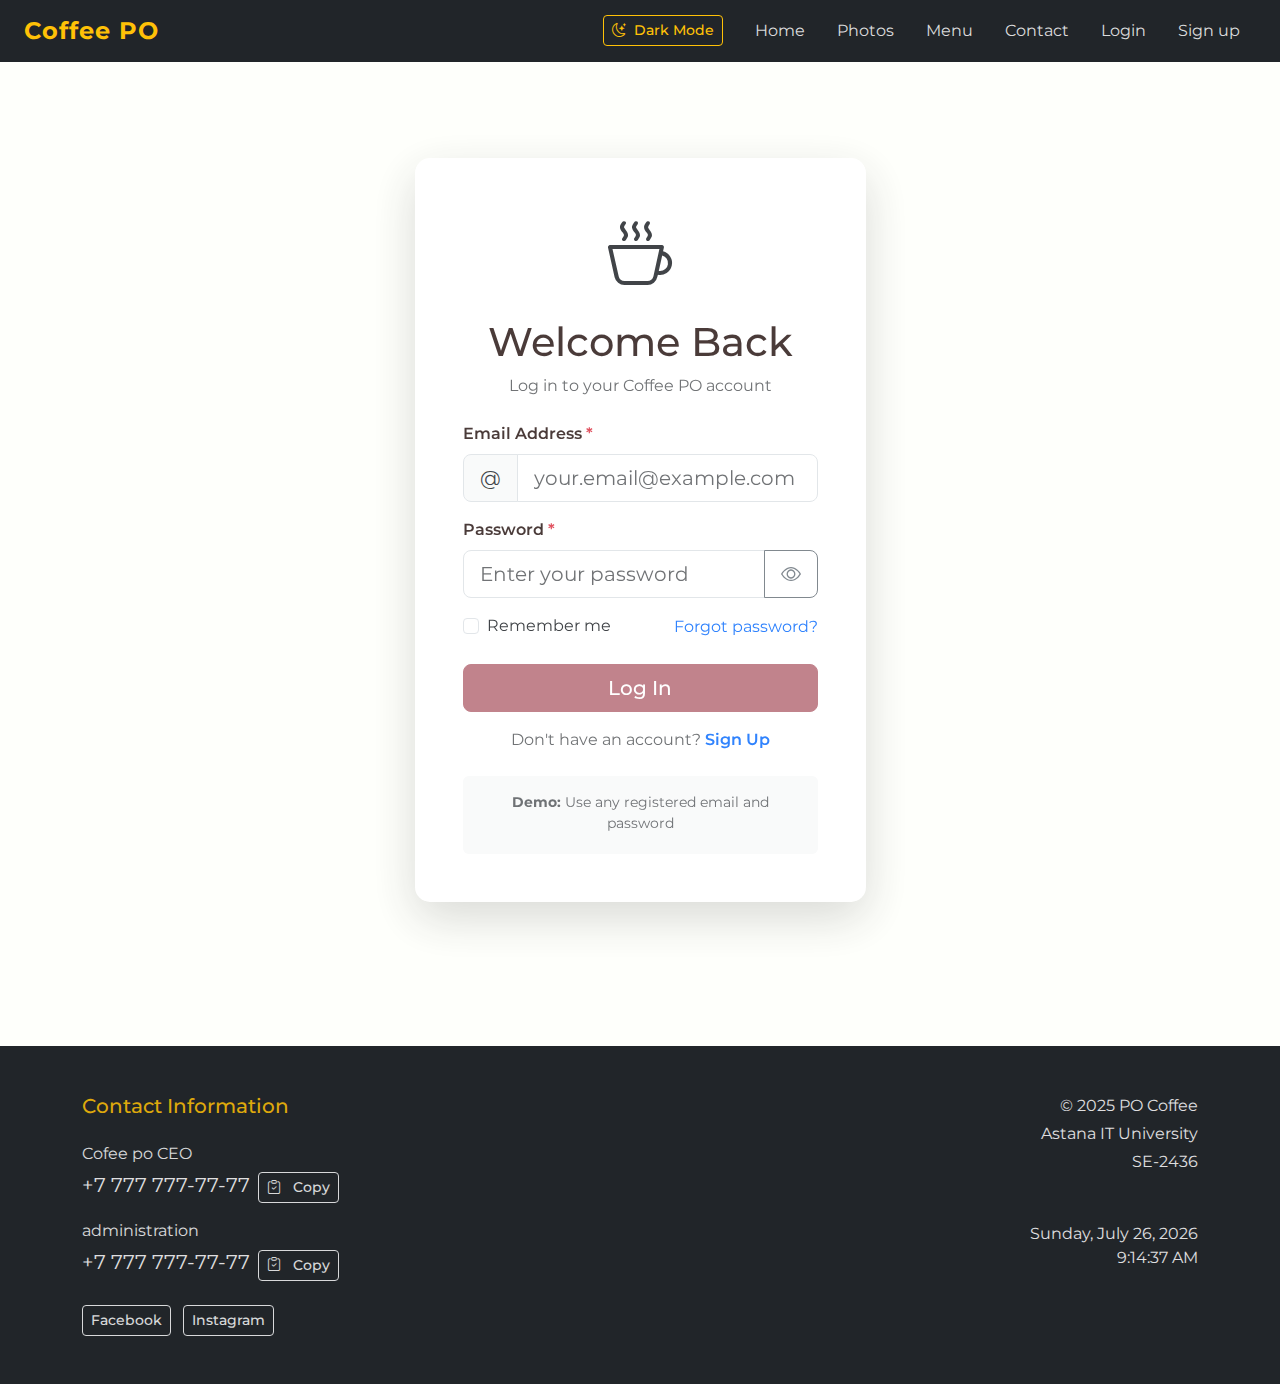
<file: public/login.html>
<!DOCTYPE html>
<html lang="en">
  <head>
    <meta charset="UTF-8" />
    <meta name="viewport" content="width=device-width, initial-scale=1.0" />
    <title>Coffee PO - Log In</title>

    <!-- Bootstrap CSS -->
    <link
      href="https://cdn.jsdelivr.net/npm/bootstrap@5.3.2/dist/css/bootstrap.min.css"
      rel="stylesheet"
    />
  <link rel="stylesheet" href="https://cdn.jsdelivr.net/npm/bootstrap-icons@1.11.3/font/bootstrap-icons.css" />

    <!-- Google Fonts -->
    <link rel="preconnect" href="https://fonts.googleapis.com" />
    <link rel="preconnect" href="https://fonts.gstatic.com" crossorigin />
    <link
      href="https://fonts.googleapis.com/css2?family=Montserrat:wght@400;500;600;700&display=swap"
      rel="stylesheet"
    />

    <!-- Custom CSS -->
    <link rel="stylesheet" href="style.css" />

    <!-- jQuery CDN  -->
    <script src="https://ajax.googleapis.com/ajax/libs/jquery/3.7.1/jquery.min.js"></script>
  </head>
  <body>
    <!-- Navigation Bar -->
    <nav class="navbar navbar-expand-lg navbar-dark bg-dark sticky-top">
      <div class="container-fluid px-lg-4 px-3">
        <a class="navbar-brand fw-bold text-warning" href="index.html"
          >Coffee PO</a
        >
        <button
          class="navbar-toggler"
          type="button"
          data-bs-toggle="collapse"
          data-bs-target="#navbarNav"
          aria-controls="navbarNav"
          aria-expanded="false"
          aria-label="Toggle navigation"
        >
          <span class="navbar-toggler-icon"></span>
        </button>
        <div class="collapse navbar-collapse" id="navbarNav">
          <ul class="navbar-nav ms-auto">
            <li class="nav-item me-3 my-1">
              <button
                id="colorChangeBtn"
                class="btn btn-sm btn-outline-warning ms-lg-3 mt-2 mt-lg-0"
                aria-label="Toggle dark mode"
              >
                <i class="bi bi-moon-stars me-2"></i>Dark Mode
              </button>
            </li>
            <li class="nav-item">
              <a class="nav-link" href="index.html">Home</a>
            </li>
            <li class="nav-item">
              <a class="nav-link" href="gallery.html">Photos</a>
            </li>
            <li class="nav-item">
              <a class="nav-link" href="menu.html">Menu</a>
            </li>
            <li class="nav-item">
              <a class="nav-link" href="contact.html">Contact</a>
            </li>
            

          </ul>
        </div>
      </div>
    </nav>

    <!-- Log In Form -->
    <main class="container my-5 py-5">
      <div class="row justify-content-center">
        <div class="col-lg-5 col-md-7 col-sm-12">
          <div class="card shadow-lg border-0 auth-card">
            <div class="card-body p-5">
              <!-- Header -->
              <div class="text-center mb-4">
                <div class="auth-icon mb-3"><i class="bi bi-cup-hot"></i></div>
                <h1 class="responsive-title text-dark mb-2">Welcome Back</h1>
                <p class="text-muted responsive-text">
                  Log in to your Coffee PO account
                </p>
              </div>

              <!-- Error Message (Hidden by default) -->
              <div id="errorMessage" class="alert alert-danger d-none" role="alert">
                <strong>Error!</strong> <span id="errorText"></span>
              </div>

              <!-- Log In Form -->
              <form id="loginForm" novalidate>
                <!-- Email -->
                <div class="mb-3">
                  <label for="loginEmail" class="form-label fw-semibold"
                    >Email Address <span class="text-danger">*</span></label
                  >
                  <div class="input-group input-group-lg">
                    <span class="input-group-text">@</span>
                    <input
                      type="email"
                      class="form-control"
                      id="loginEmail"
                      name="email"
                      placeholder="your.email@example.com"
                      required
                    />
                  </div>
                  <div class="invalid-feedback"></div>
                </div>

                <!-- Password -->
                <div class="mb-3">
                  <label for="loginPassword" class="form-label fw-semibold"
                    >Password <span class="text-danger">*</span></label
                  >
                  <div class="input-group input-group-lg">
                    <input
                      type="password"
                      class="form-control"
                      id="loginPassword"
                      name="password"
                      placeholder="Enter your password"
                      required
                    />
                    <button
                      class="btn btn-outline-secondary"
                      type="button"
                      id="toggleLoginPassword"
                      aria-label="Toggle password visibility"
                    >
                      <i class="bi bi-eye"></i>
                    </button>
                  </div>
                  <div class="invalid-feedback"></div>
                </div>

                <!-- Remember Me & Forgot Password -->
                <div class="mb-4 d-flex justify-content-between align-items-center">
                  <div class="form-check">
                    <input
                      class="form-check-input"
                      type="checkbox"
                      id="rememberMe"
                    />
                    <label class="form-check-label" for="rememberMe">
                      Remember me
                    </label>
                  </div>
                  <a href="#" class="text-primary">Forgot password?</a>
                </div>

                <!-- Submit Button -->
                <div class="d-grid mb-3">
                  <button type="submit" class="btn btn-primary btn-lg">
                    <span class="btn-text">Log In</span>
                    <span class="spinner-border spinner-border-sm d-none" role="status">
                      <span class="visually-hidden">Loading...</span>
                    </span>
                  </button>
                </div>

                <!-- Sign Up Link -->
                <div class="text-center">
                  <p class="text-muted">
                    Don't have an account?
                    <a href="signup.html" class="text-primary fw-semibold">Sign Up</a>
                  </p>
                </div>
              </form>

              <!-- Demo Credentials Info -->
              <div class="mt-4 p-3 bg-light rounded">
                <p class="mb-1 small text-muted text-center">
                  <strong>Demo:</strong> Use any registered email and password
                </p>
              </div>
            </div>
          </div>
        </div>
      </div>
    </main>

    <!-- Footer -->
    <footer class="bg-dark text-white py-5 mt-5">
      <div class="container">
        <div class="row g-4">
          <div class="col-lg-6 col-md-6 col-sm-12">
            <h3 class="h5 mb-4 text-warning">Contact Information</h3>
            <div class="mb-3">
              <p class="mb-1 text-light">Cofee po CEO</p>
              <a href="tel:+77777777777" class="text-white text-decoration-none fs-5">+7 777 777-77-77</a>
            </div>
            <div class="mb-3">
              <p class="mb-1 text-light">administration</p>
              <a href="tel:+77777777777" class="text-white text-decoration-none fs-5">+7 777 777-77-77</a>
            </div>

            <div class="mt-4">
              <a href="#" class="btn btn-outline-light btn-sm me-2" aria-label="Facebook" target="_blank">Facebook</a>
              <a href="https://www.instagram.com/" class="btn btn-outline-light btn-sm" aria-label="Instagram" target="_blank">Instagram</a>
            </div>
          </div>
          <div class="col-lg-6 col-md-6 col-sm-12 text-lg-end text-md-end text-sm-start">
            <p class="mb-1">&copy; 2025 PO Coffee</p>
            <p class="mb-1">Astana IT University</p>
            <p class="mb-0">SE-2436</p>
            <div class="my-5" id="dateTimeDisplay"></div>
          </div>
        </div>
      </div>
    </footer>

    <!-- Bootstrap JS -->
    <script src="https://cdn.jsdelivr.net/npm/bootstrap@5.3.2/dist/js/bootstrap.bundle.min.js"></script>
    <script src="https://code.jquery.com/jquery-3.7.1.min.js"></script>
    <script src="api.js"></script>
    <script src="auth.js" ></script>
    
    <script src="script.js" defer></script>
    <script src="jquery-features.js"></script>
  </body>
</html>
</file>
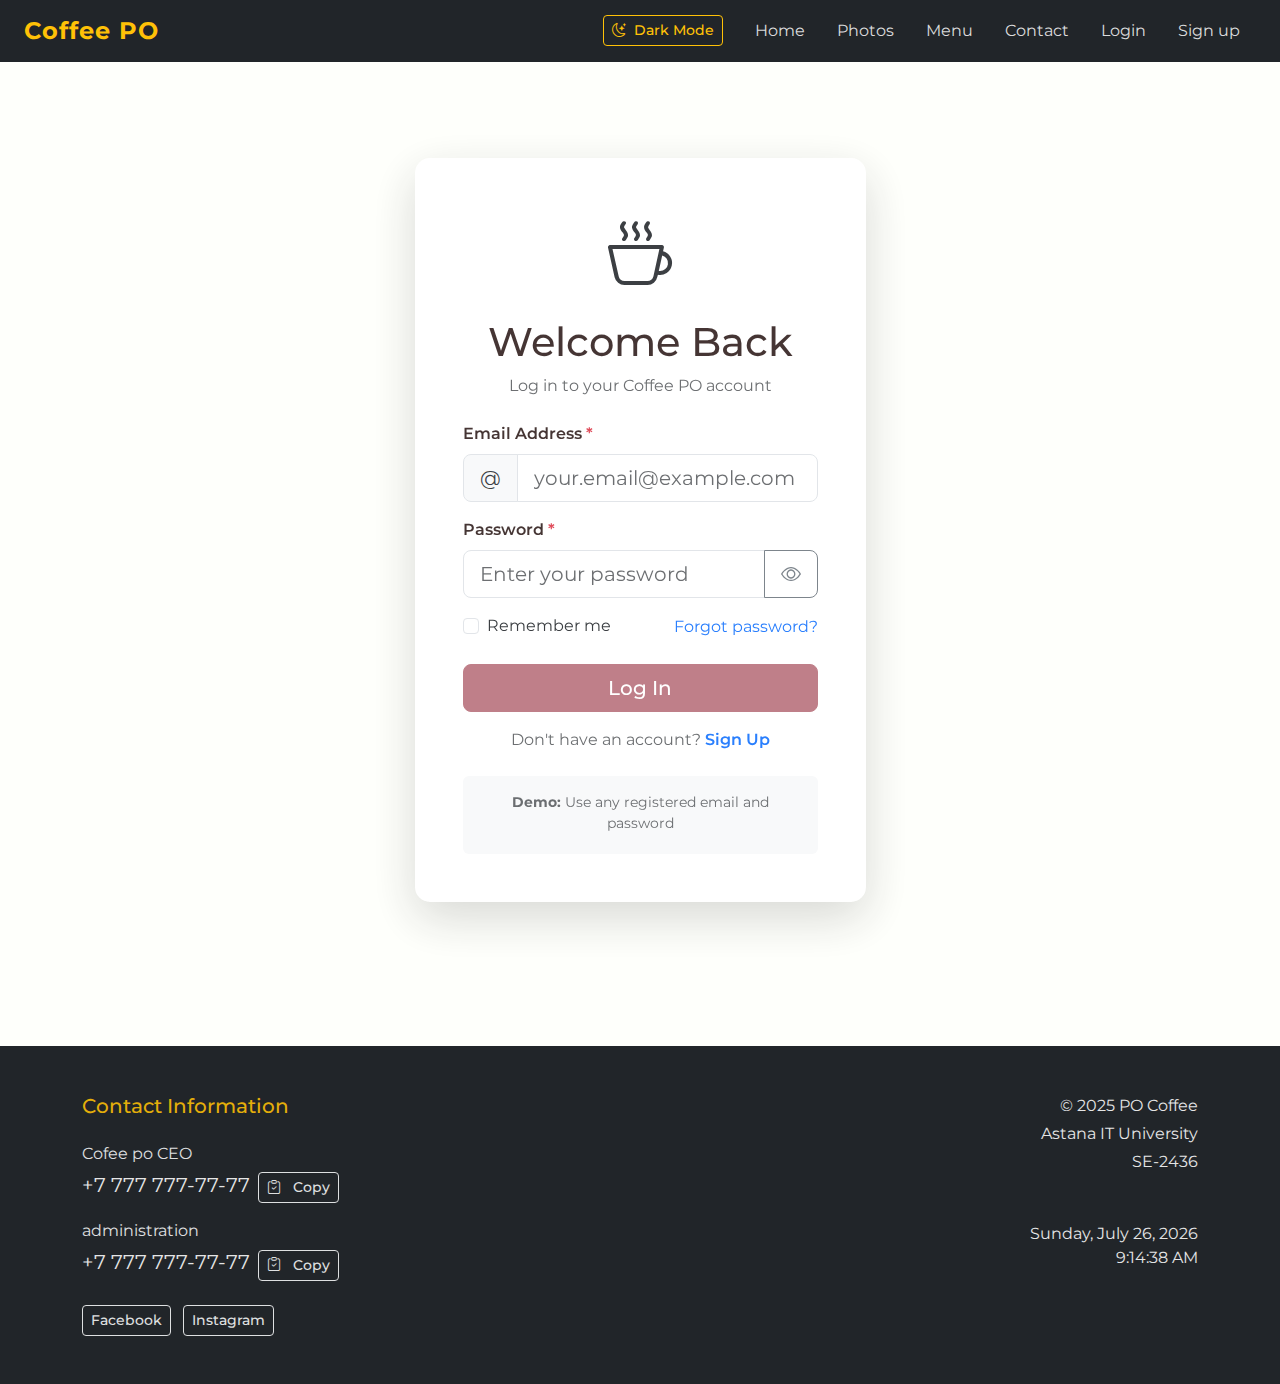
<file: public/menu.html>
<!DOCTYPE html>
<html lang="en">
  <head>
    <meta charset="UTF-8" />
    <meta name="viewport" content="width=device-width, initial-scale=1.0" />
    <title>Coffee PO - Menu</title>

    <!-- Bootstrap CSS -->
    <link
      href="https://cdn.jsdelivr.net/npm/bootstrap@5.3.2/dist/css/bootstrap.min.css"
      rel="stylesheet"
    />
  <link rel="stylesheet" href="https://cdn.jsdelivr.net/npm/bootstrap-icons@1.11.3/font/bootstrap-icons.css" />

    <!-- Google Fonts -->
    <link rel="preconnect" href="https://fonts.googleapis.com" />
    <link rel="preconnect" href="https://fonts.gstatic.com" crossorigin />
    <link
      href="https://fonts.googleapis.com/css2?family=Montserrat:wght@400;500;600;700&display=swap"
      rel="stylesheet"
    />

    <!-- Custom CSS -->
    <link rel="stylesheet" href="style.css" />

    <!-- jQuery CDN  -->
    <script src="https://ajax.googleapis.com/ajax/libs/jquery/3.7.1/jquery.min.js"></script>
  </head>
  <body>
    <!-- Navigation Bar -->
    <nav class="navbar navbar-expand-lg navbar-dark bg-dark sticky-top">
      <div class="container-fluid px-lg-4 px-3">
        <a class="navbar-brand fw-bold text-warning" href="index.html"
          >Coffee PO</a
        >
        <button
          class="navbar-toggler"
          type="button"
          data-bs-toggle="collapse"
          data-bs-target="#navbarNav"
          aria-controls="navbarNav"
          aria-expanded="false"
          aria-label="Toggle navigation"
        >
          <span class="navbar-toggler-icon"></span>
        </button>
        <div class="collapse navbar-collapse" id="navbarNav">
          <ul class="navbar-nav ms-auto">
            <li class="nav-item me-3 my-1">
              <button
                id="colorChangeBtn"
                class="btn btn-sm btn-outline-warning ms-lg-3 mt-2 mt-lg-0"
                aria-label="Toggle dark mode"
              >
                <i class="bi bi-moon-stars me-2"></i>Dark Mode
              </button>
            </li>
            <li class="nav-item">
              <a class="nav-link" aria-current="page" href="index.html">Home</a>
            </li>
            <li class="nav-item">
              <a class="nav-link" href="gallery.html">Photos</a>
            </li>
            <li class="nav-item">
              <a class="nav-link active" aria-current="page" href="menu.html"
                >Menu</a
              >
            </li>
            <li class="nav-item">
              <a class="nav-link" href="contact.html">Contact</a>
            </li>

          </ul>
        </div>
      </div>
    </nav>

    <!-- Main Content -->
    <main class="bg-light py-5 flex-grow-1">
      <div class="container my-5">
        <h1 class="text-center mb-5 fw-bold text-dark responsive-title">
          Our Coffee Menu
        </h1>

        <!-- Menu Items with Bootstrap Cards -->
        <div id="menu-items-container" class="row g-4 mt-2"></div>
        <div id="menu-empty" class="text-center text-muted mt-4 d-none">
          No products yet. Add products in MongoDB Compass.
        </div>
      </div>
    </main>

    <!-- Footer -->
    <footer class="bg-dark text-white py-5 mt-auto">
      <div class="container">
        <div class="row g-4">
          <div class="col-lg-6 col-md-6 col-sm-12">
            <h3 class="h5 mb-4 text-warning">Contact Information</h3>
            <div class="mb-3">
              <p class="mb-1 text-light">Cofee po CEO</p>
              <a
                href="tel:+77777777777"
                class="text-white text-decoration-none fs-5"
                >+7 777 777-77-77</a
              >
            </div>
            <div class="mb-3">
              <p class="mb-1 text-light">administration</p>
              <a
                href="tel:+77777777777"
                class="text-white text-decoration-none fs-5"
                >+7 777 777-77-77</a
              >
            </div>

            <div class="mt-4">
              <a
                href="#"
                class="btn btn-outline-light btn-sm me-2"
                aria-label="Facebook"
                target="_blank"
                >Facebook</a
              >
              <a
                href="https://www.instagram.com/"
                class="btn btn-outline-light btn-sm"
                aria-label="Instagram"
                target="_blank"
                >Instagram</a
              >
            </div>
          </div>
          <div
            class="col-lg-6 col-md-6 col-sm-12 text-lg-end text-md-end text-sm-start"
          >
            <p class="mb-1">&copy; 2025 PO Coffee</p>
            <p class="mb-1">Astana IT University</p>
            <p class="mb-0">SE-2436</p>
            <div class="my-5" id="dateTimeDisplay"></div>
          </div>
        </div>
      </div>
    </footer>

    <!-- Bootstrap JS -->
    <script src="https://cdn.jsdelivr.net/npm/bootstrap@5.3.2/dist/js/bootstrap.bundle.min.js"></script>
    <script src="https://code.jquery.com/jquery-3.7.1.min.js"></script>
    <script src="api.js"></script>
  <script src="auth.js"></script>
    <script src="cart.js"></script>
    <script src="script.js" defer></script>
    <!-- jQuery Features Script -->
    <script src="jquery-features.js"></script>
<script src="menu-dynamic.js"></script>
</body>
</html>
</file>
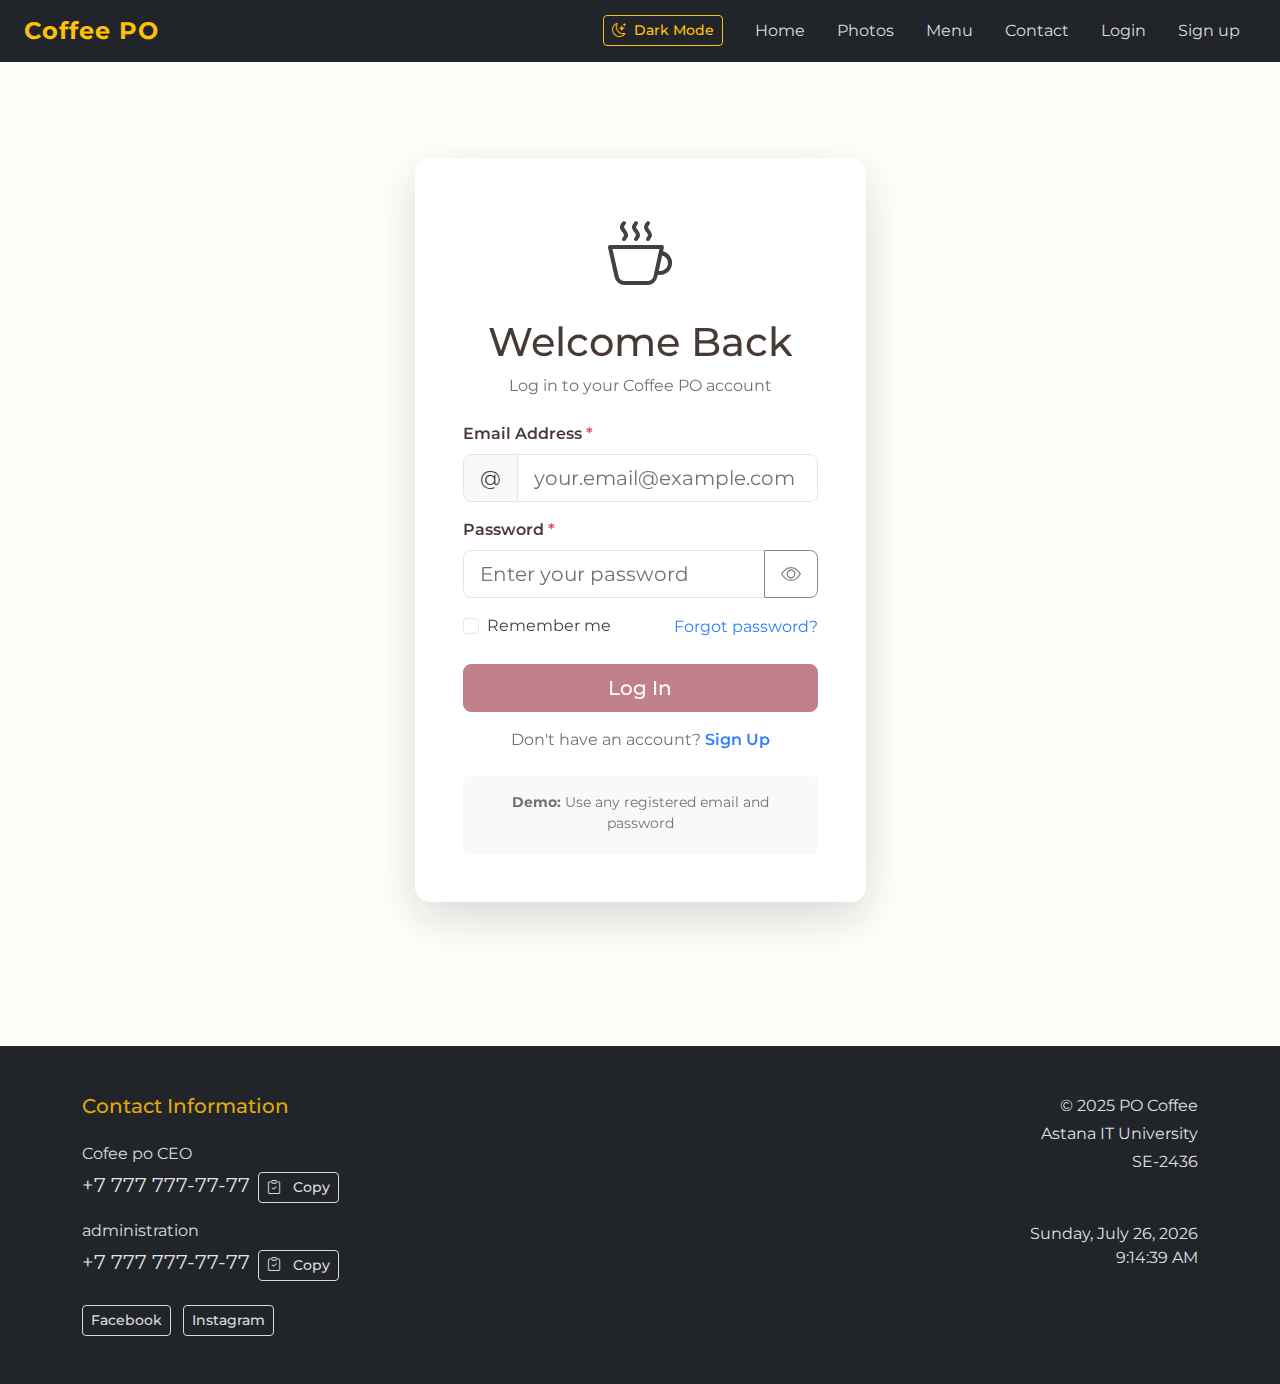
<file: public/profile.html>
<!DOCTYPE html>
<html lang="en">
  <head>
    <meta charset="UTF-8" />
    <meta name="viewport" content="width=device-width, initial-scale=1.0" />
    <title>Coffee PO - My Profile</title>

    <!-- Bootstrap CSS -->
    <link
      href="https://cdn.jsdelivr.net/npm/bootstrap@5.3.2/dist/css/bootstrap.min.css"
      rel="stylesheet"
    />
  <link rel="stylesheet" href="https://cdn.jsdelivr.net/npm/bootstrap-icons@1.11.3/font/bootstrap-icons.css" />

    <!-- Google Fonts -->
    <link rel="preconnect" href="https://fonts.googleapis.com" />
    <link rel="preconnect" href="https://fonts.gstatic.com" crossorigin />
    <link
      href="https://fonts.googleapis.com/css2?family=Montserrat:wght@400;500;600;700&display=swap"
      rel="stylesheet"
    />

    <!-- Custom CSS -->
    <link rel="stylesheet" href="style.css" />

    <!-- jQuery CDN  -->
    <script src="https://ajax.googleapis.com/ajax/libs/jquery/3.7.1/jquery.min.js"></script>
  </head>
  <body>
    <!-- Navigation Bar -->
    <nav class="navbar navbar-expand-lg navbar-dark bg-dark sticky-top">
      <div class="container-fluid px-lg-4 px-3">
        <a class="navbar-brand fw-bold text-warning" href="index.html"
          >Coffee PO</a
        >
        <button
          class="navbar-toggler"
          type="button"
          data-bs-toggle="collapse"
          data-bs-target="#navbarNav"
          aria-controls="navbarNav"
          aria-expanded="false"
          aria-label="Toggle navigation"
        >
          <span class="navbar-toggler-icon"></span>
        </button>
        <div class="collapse navbar-collapse" id="navbarNav">
          <ul class="navbar-nav ms-auto">
            <li class="nav-item me-3 my-1">
              <button
                id="colorChangeBtn"
                class="btn btn-sm btn-outline-warning ms-lg-3 mt-2 mt-lg-0"
                aria-label="Toggle dark mode"
              >
                <i class="bi bi-moon-stars me-2"></i>Dark Mode
              </button>
            </li>
            <li class="nav-item">
              <a class="nav-link" href="index.html">Home</a>
            </li>
            <li class="nav-item">
              <a class="nav-link" href="gallery.html">Photos</a>
            </li>
            <li class="nav-item">
              <a class="nav-link" href="menu.html">Menu</a>
            </li>
            <li class="nav-item">
              <a class="nav-link" href="contact.html">Contact</a>
            </li>

          </ul>
        </div>
      </div>
    </nav>

    <!-- Profile Content -->
    <main class="container my-5 py-5">
      <div class="row">
        <!-- User Info Card -->
        <div class="col-lg-4 col-md-12 mb-4">
          <div class="card shadow-lg border-0">
            <div class="card-body p-4 text-center">
              <!-- Profile Avatar -->
              <div class="profile-avatar mb-3">
                <div class="avatar-circle">
                  <span id="avatarInitials">JD</span>
                </div>
              </div>

              <!-- User Info -->
              <h3 class="card-title mb-1" id="profileName">Loading...</h3>
              <p class="text-muted mb-3" id="profileEmail">email@example.com</p>
              <p class="text-muted small mb-3" id="profilePhone"></p>

              <!-- Member Since -->
              <div class="badge bg-primary mb-3" id="memberSince">
                Member since Jan 2025
              </div>

              <!-- Quick Stats -->
              <div class="row text-center mt-4">
                <div class="col-6">
                  <h4 class="text-primary mb-0" id="feedbackCount">0</h4>
                  <p class="small text-muted mb-0">Feedback Sent</p>
                </div>
                <div class="col-6">
                  <h4 class="text-success mb-0" id="visitCount">0</h4>
                  <p class="small text-muted mb-0">Visits</p>
                </div>
              </div>

              <!-- Action Buttons -->
              <div class="d-grid gap-2 mt-4">
                <button
                  class="btn btn-outline-primary"
                  data-bs-toggle="modal"
                  data-bs-target="#editProfileModal"
                >
                  Edit Profile
                </button>
                <a href="contact.html" class="btn btn-primary">
                  Send Feedback
                </a>
              </div>
            </div>
          </div>
        </div>

        <!-- Feedback History -->
        <div class="col-lg-8 col-md-12">
          <div class="card shadow-lg border-0">
            <div class="card-header bg-primary text-white">
              <h3 class="mb-0 h5"><i class="bi bi-journal-text me-2"></i> Feedback History</h3>
            </div>
            <div class="card-body p-4">
              <!-- Filter & Search -->
              <div class="row mb-4">
                <div class="col-md-6 mb-3">
                  <div class="input-group">
                    <span class="input-group-text"><i class="bi bi-search"></i></span>
                    <input
                      type="text"
                      id="searchFeedback"
                      class="form-control"
                      placeholder="Search feedback..."
                    />
                  </div>
                </div>
                <div class="col-md-6 mb-3">
                  <select id="filterSubject" class="form-select">
                    <option value="">All Subjects</option>
                    <option value="general">General Inquiry</option>
                    <option value="reservation">Reservation</option>
                    <option value="feedback">Feedback</option>
                    <option value="complaint">Complaint</option>
                    <option value="other">Other</option>
                  </select>
                </div>
              </div>

              <!-- Feedback List -->
              <div id="feedbackList">
                <!-- Feedback items will be dynamically inserted here -->
                <div class="text-center py-5" id="noFeedback">
                  <div class="display-1 mb-3"><i class="bi bi-inbox-fill me-2"></i></div>
                  <h5 class="text-muted">No feedback history yet</h5>
                  <p class="text-muted">
                    Send your first feedback from the
                    <a href="contact.html" class="text-primary">Contact page</a>
                  </p>
                </div>
              </div>

              <!-- Pagination -->
              <nav
                aria-label="Feedback pagination"
                id="feedbackPagination"
                class="mt-4 d-none"
              >
                <ul class="pagination justify-content-center">
                  <li class="page-item disabled">
                    <a class="page-link" href="#" tabindex="-1">Previous</a>
                  </li>
                  <li class="page-item active">
                    <a class="page-link" href="#">1</a>
                  </li>
                  <li class="page-item"><a class="page-link" href="#">2</a></li>
                  <li class="page-item"><a class="page-link" href="#">3</a></li>
                  <li class="page-item">
                    <a class="page-link" href="#">Next</a>
                  </li>
                </ul>
              </nav>
            </div>
          </div>

          <!-- Clear History Button -->
          <div class="text-center mt-4">
            <button id="clearHistoryBtn" class="btn btn-outline-danger">
              <i class="bi bi-trash3-fill me-2"></i>️ Clear All History
            </button>
          </div>
        </div>
      </div>
    </main>

    <!-- Edit Profile Modal -->
    <div
      class="modal fade"
      id="editProfileModal"
      tabindex="-1"
      aria-labelledby="editProfileModalLabel"
      aria-hidden="true"
    >
      <div class="modal-dialog modal-dialog-centered">
        <div class="modal-content">
          <div class="modal-header">
            <h5 class="modal-title" id="editProfileModalLabel">Edit Profile</h5>
            <button
              type="button"
              class="btn-close"
              data-bs-dismiss="modal"
              aria-label="Close"
            ></button>
          </div>
          <div class="modal-body">
            <form id="editProfileForm">
              <div class="mb-3">
                <label for="editName" class="form-label">Full Name</label>
                <input
                  type="text"
                  class="form-control"
                  id="editName"
                  required
                />
              </div>
              <div class="mb-3">
                <label for="editPhone" class="form-label">Phone Number</label>
                <input type="tel" class="form-control" id="editPhone" />
              </div>
              <div class="alert alert-info">
                <small>Email cannot be changed for security reasons.</small>
              </div>
            </form>
          </div>
          <div class="modal-footer">
            <button
              type="button"
              class="btn btn-secondary"
              data-bs-dismiss="modal"
            >
              Cancel
            </button>
            <button type="button" class="btn btn-primary" id="saveProfileBtn">
              Save Changes
            </button>
          </div>
        </div>
      </div>
    </div>

    <!-- Footer -->
    <footer class="bg-dark text-white py-5 mt-5">
      <div class="container">
        <div class="row g-4">
          <div class="col-lg-6 col-md-6 col-sm-12">
            <h3 class="h5 mb-4 text-warning">Contact Information</h3>
            <div class="mb-3">
              <p class="mb-1 text-light">Cofee po CEO</p>
              <a
                href="tel:+77777777777"
                class="text-white text-decoration-none fs-5"
                >+7 777 777-77-77</a
              >
            </div>
            <div class="mb-3">
              <p class="mb-1 text-light">administration</p>
              <a
                href="tel:+77777777777"
                class="text-white text-decoration-none fs-5"
                >+7 777 777-77-77</a
              >
            </div>

            <div class="mt-4">
              <a
                href="#"
                class="btn btn-outline-light btn-sm me-2"
                aria-label="Facebook"
                target="_blank"
                >Facebook</a
              >
              <a
                href="https://www.instagram.com/"
                class="btn btn-outline-light btn-sm"
                aria-label="Instagram"
                target="_blank"
                >Instagram</a
              >
            </div>
          </div>
          <div
            class="col-lg-6 col-md-6 col-sm-12 text-lg-end text-md-end text-sm-start"
          >
            <p class="mb-1">&copy; 2025 PO Coffee</p>
            <p class="mb-1">Astana IT University</p>
            <p class="mb-0">SE-2436</p>
            <div class="my-5" id="dateTimeDisplay"></div>
          </div>
        </div>
      </div>
    </footer>

    <!-- Bootstrap JS -->
    <script src="https://cdn.jsdelivr.net/npm/bootstrap@5.3.2/dist/js/bootstrap.bundle.min.js"></script>
    <script src="https://code.jquery.com/jquery-3.7.1.min.js"></script>
    <script src="api.js"></script>
    <script src="auth.js"></script>
    <script src="cart.js"></script>
    <script src="script.js" defer></script>

    <script src="jquery-features.js"></script>
  </body>
</html>
</file>
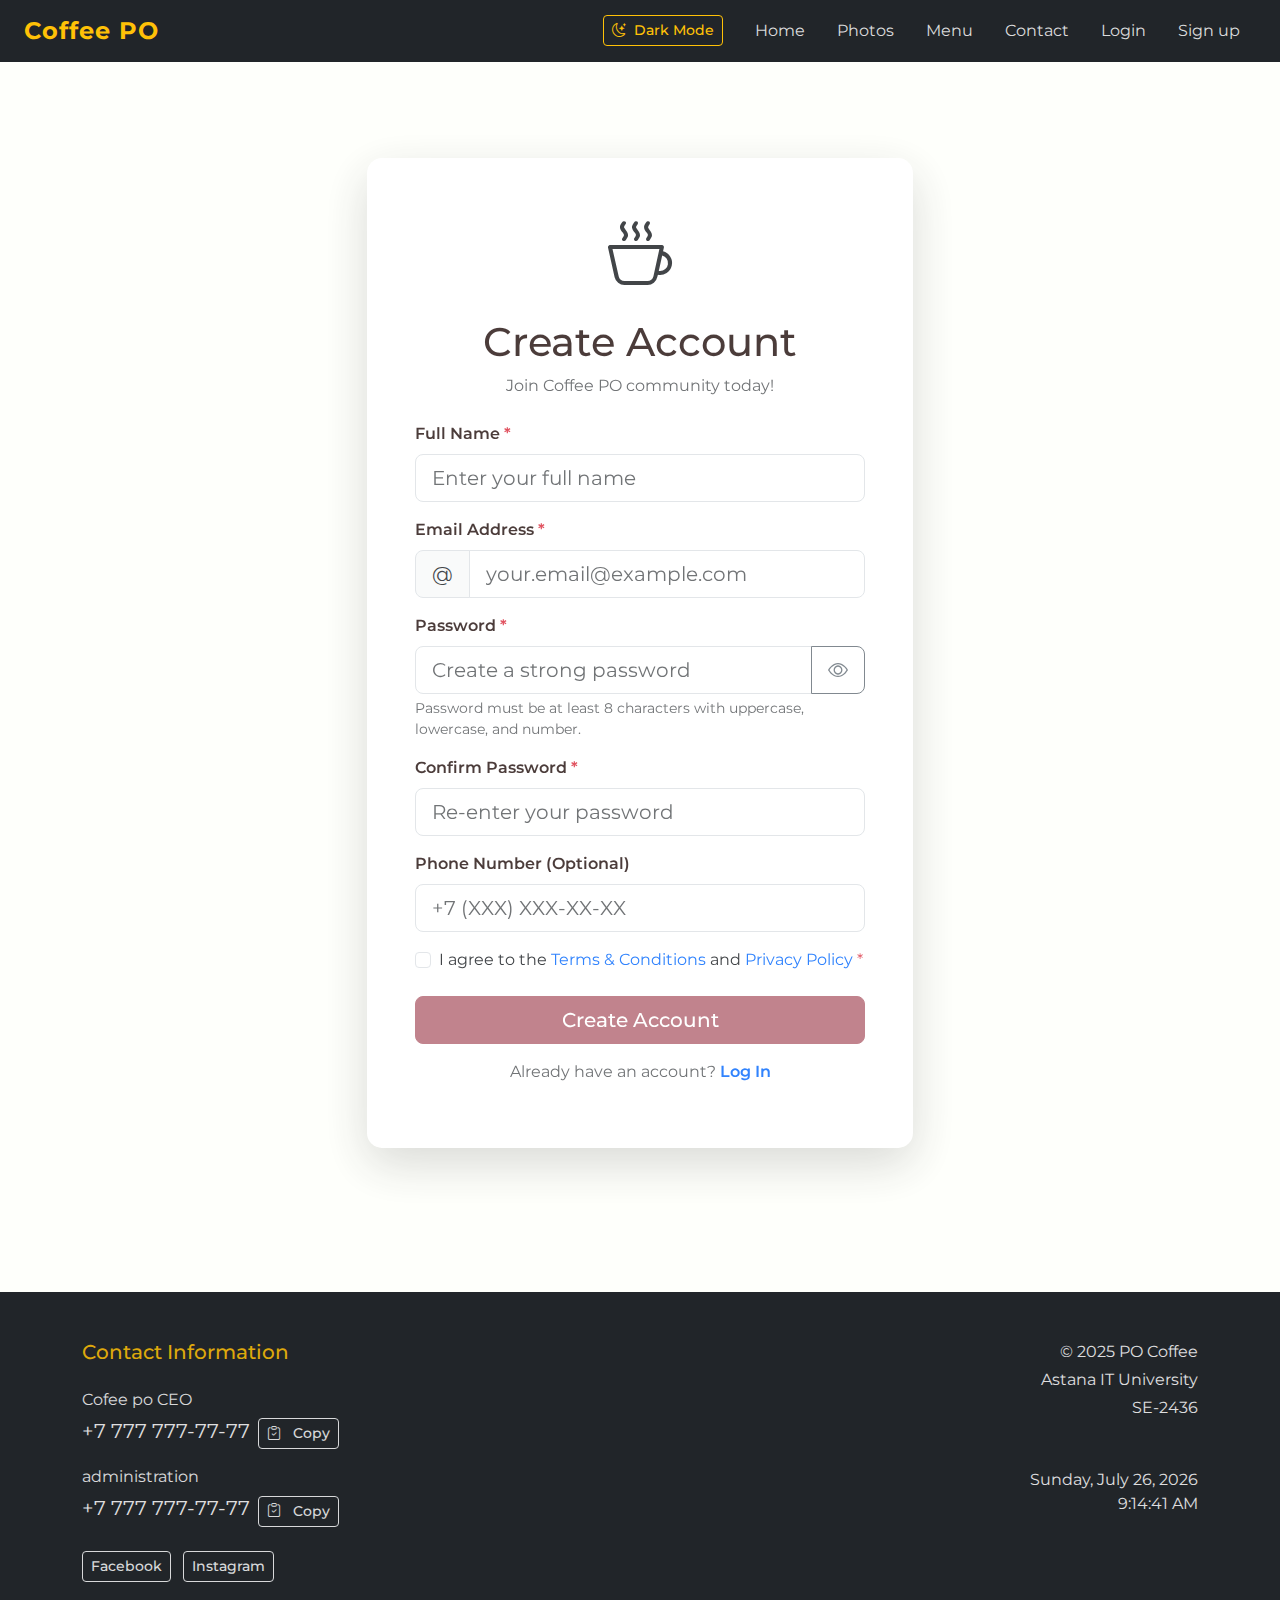
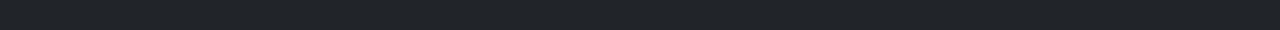
<file: public/signup.html>
<!DOCTYPE html>
<html lang="en">
  <head>
    <meta charset="UTF-8" />
    <meta name="viewport" content="width=device-width, initial-scale=1.0" />
    <title>Coffee PO - Sign Up</title>

    <!-- Bootstrap CSS -->
    <link
      href="https://cdn.jsdelivr.net/npm/bootstrap@5.3.2/dist/css/bootstrap.min.css"
      rel="stylesheet"
    />
  <link rel="stylesheet" href="https://cdn.jsdelivr.net/npm/bootstrap-icons@1.11.3/font/bootstrap-icons.css" />

    <!-- Google Fonts -->
    <link rel="preconnect" href="https://fonts.googleapis.com" />
    <link rel="preconnect" href="https://fonts.gstatic.com" crossorigin />
    <link
      href="https://fonts.googleapis.com/css2?family=Montserrat:wght@400;500;600;700&display=swap"
      rel="stylesheet"
    />

    <!-- Custom CSS -->
    <link rel="stylesheet" href="style.css" />

    <!-- jQuery CDN  -->
    <script src="https://ajax.googleapis.com/ajax/libs/jquery/3.7.1/jquery.min.js"></script>
  </head>
  <body>
    <!-- Navigation Bar -->
    <nav class="navbar navbar-expand-lg navbar-dark bg-dark sticky-top">
      <div class="container-fluid px-lg-4 px-3">
        <a class="navbar-brand fw-bold text-warning" href="index.html"
          >Coffee PO</a
        >
        <button
          class="navbar-toggler"
          type="button"
          data-bs-toggle="collapse"
          data-bs-target="#navbarNav"
          aria-controls="navbarNav"
          aria-expanded="false"
          aria-label="Toggle navigation"
        >
          <span class="navbar-toggler-icon"></span>
        </button>
        <div class="collapse navbar-collapse" id="navbarNav">
          <ul class="navbar-nav ms-auto">
            <li class="nav-item me-3 my-1">
              <button
                id="colorChangeBtn"
                class="btn btn-sm btn-outline-warning ms-lg-3 mt-2 mt-lg-0"
                aria-label="Toggle dark mode"
              >
                <i class="bi bi-moon-stars me-2"></i>Dark Mode
              </button>
            </li>
            <li class="nav-item">
              <a class="nav-link" href="index.html">Home</a>
            </li>
            <li class="nav-item">
              <a class="nav-link" href="gallery.html">Photos</a>
            </li>
            <li class="nav-item">
              <a class="nav-link" href="menu.html">Menu</a>
            </li>
            <li class="nav-item">
              <a class="nav-link" href="contact.html">Contact</a>
            </li>

          </ul>
        </div>
      </div>
    </nav>

    <!-- Sign Up Form -->
    <main class="container my-5 py-5">
      <div class="row justify-content-center">
        <div class="col-lg-6 col-md-8 col-sm-12">
          <div class="card shadow-lg border-0 auth-card">
            <div class="card-body p-5">
              <!-- Header -->
              <div class="text-center mb-4">
                <div class="auth-icon mb-3"><i class="bi bi-cup-hot"></i></div>
                <h1 class="responsive-title text-dark mb-2">Create Account</h1>
                <p class="text-muted responsive-text">
                  Join Coffee PO community today!
                </p>
              </div>

              <!-- Success Message (Hidden by default) -->
              <div id="successMessage" class="alert alert-success d-none" role="alert">
                <strong>Success!</strong> Your account has been created. Redirecting to login...
              </div>

              <!-- Sign Up Form -->
              <form id="signupForm" novalidate>
                <!-- Full Name -->
                <div class="mb-3">
                  <label for="fullName" class="form-label fw-semibold"
                    >Full Name <span class="text-danger">*</span></label
                  >
                  <input
                    type="text"
                    class="form-control form-control-lg"
                    id="fullName"
                    name="fullName"
                    placeholder="Enter your full name"
                    required
                  />
                  <div class="invalid-feedback"></div>
                </div>

                <!-- Email -->
                <div class="mb-3">
                  <label for="email" class="form-label fw-semibold"
                    >Email Address <span class="text-danger">*</span></label
                  >
                  <div class="input-group input-group-lg">
                    <span class="input-group-text">@</span>
                    <input
                      type="email"
                      class="form-control"
                      id="email"
                      name="email"
                      placeholder="your.email@example.com"
                      required
                    />
                  </div>
                  <div class="invalid-feedback"></div>
                </div>

                <!-- Password -->
                <div class="mb-3">
                  <label for="password" class="form-label fw-semibold"
                    >Password <span class="text-danger">*</span></label
                  >
                  <div class="input-group input-group-lg">
                    <input
                      type="password"
                      class="form-control"
                      id="password"
                      name="password"
                      placeholder="Create a strong password"
                      required
                    />
                    <button
                      class="btn btn-outline-secondary"
                      type="button"
                      id="togglePassword"
                      aria-label="Toggle password visibility"
                    >
                      <i class="bi bi-eye"></i>
                    </button>
                  </div>
                  <div class="invalid-feedback"></div>
                  <div class="form-text" id="passwordHelp">
                    Password must be at least 8 characters with uppercase, lowercase, and number.
                  </div>
                </div>

                <!-- Confirm Password -->
                <div class="mb-3">
                  <label for="confirmPassword" class="form-label fw-semibold"
                    >Confirm Password <span class="text-danger">*</span></label
                  >
                  <input
                    type="password"
                    class="form-control form-control-lg"
                    id="confirmPassword"
                    name="confirmPassword"
                    placeholder="Re-enter your password"
                    required
                  />
                  <div class="invalid-feedback"></div>
                </div>

                <!-- Phone (Optional) -->
                <div class="mb-3">
                  <label for="phone" class="form-label fw-semibold"
                    >Phone Number (Optional)</label
                  >
                  <input
                    type="tel"
                    class="form-control form-control-lg"
                    id="phone"
                    name="phone"
                    placeholder="+7 (XXX) XXX-XX-XX"
                  />
                  <div class="invalid-feedback"></div>
                </div>

                <!-- Terms & Conditions -->
                <div class="mb-4">
                  <div class="form-check">
                    <input
                      class="form-check-input"
                      type="checkbox"
                      id="terms"
                      required
                    />
                    <label class="form-check-label" for="terms">
                      I agree to the <a href="#" class="text-primary">Terms & Conditions</a>
                      and <a href="#" class="text-primary">Privacy Policy</a>
                      <span class="text-danger">*</span>
                    </label>
                    <div class="invalid-feedback"></div>
                  </div>
                </div>

                <!-- Submit Button -->
                <div class="d-grid mb-3">
                  <button type="submit" class="btn btn-primary btn-lg">
                    <span class="btn-text">Create Account</span>
                    <span class="spinner-border spinner-border-sm d-none" role="status">
                      <span class="visually-hidden">Loading...</span>
                    </span>
                  </button>
                </div>

                <!-- Login Link -->
                <div class="text-center">
                  <p class="text-muted">
                    Already have an account?
                    <a href="login.html" class="text-primary fw-semibold">Log In</a>
                  </p>
                </div>
              </form>
            </div>
          </div>
        </div>
      </div>
    </main>

    <!-- Footer -->
    <footer class="bg-dark text-white py-5 mt-5">
      <div class="container">
        <div class="row g-4">
          <div class="col-lg-6 col-md-6 col-sm-12">
            <h3 class="h5 mb-4 text-warning">Contact Information</h3>
            <div class="mb-3">
              <p class="mb-1 text-light">Cofee po CEO</p>
              <a href="tel:+77777777777" class="text-white text-decoration-none fs-5">+7 777 777-77-77</a>
            </div>
            <div class="mb-3">
              <p class="mb-1 text-light">administration</p>
              <a href="tel:+77777777777" class="text-white text-decoration-none fs-5">+7 777 777-77-77</a>
            </div>

            <div class="mt-4">
              <a href="#" class="btn btn-outline-light btn-sm me-2" aria-label="Facebook" target="_blank">Facebook</a>
              <a href="https://www.instagram.com/" class="btn btn-outline-light btn-sm" aria-label="Instagram" target="_blank">Instagram</a>
            </div>
          </div>
          <div class="col-lg-6 col-md-6 col-sm-12 text-lg-end text-md-end text-sm-start">
            <p class="mb-1">&copy; 2025 PO Coffee</p>
            <p class="mb-1">Astana IT University</p>
            <p class="mb-0">SE-2436</p>
            <div class="my-5" id="dateTimeDisplay"></div>
          </div>
        </div>
      </div>
    </footer>

    <!-- Bootstrap JS -->
    <script src="https://cdn.jsdelivr.net/npm/bootstrap@5.3.2/dist/js/bootstrap.bundle.min.js"></script>
    <script src="https://code.jquery.com/jquery-3.7.1.min.js"></script>
    <script src="api.js"></script>
    <script src="auth.js" ></script>
    <script src="script.js" defer></script>
    <script src="jquery-features.js"></script>
  </body>
</html>
</file>
<file: public/style.css>
* {
  box-sizing: border-box;
  margin: 0;
  padding: 0;
}

body {
  font-family: 'Montserrat', sans-serif;
  color: #fff;
  background-color: #fefffb;
  line-height: 1.5;
  min-height: 100vh;
  display: flex;
  flex-direction: column;
}

main {
  flex: 1 0 auto;
}

footer {
  flex-shrink: 0;
  width: 100%;
}

a {
  text-decoration: none;
  color: inherit;
}

ul {
  list-style: none;
}


  /* ============================
    Card Group Responsive
    Using CSS Media Queries ONLY
    ============================ */

  .card-responsive-group {
      display: flex;
      flex-wrap: wrap;
  }

  /* Mobile: Stack vertically (< 768px) */
  @media (max-width: 767px) {
      .card-responsive-group > div {
          flex: 0 0 100%;
          max-width: 100%;
      }
  }

  /* Tablet: Two cards per row (768px - 991px) */
  @media (min-width: 768px) and (max-width: 991px) {
      .card-responsive-group > div {
          flex: 0 0 50%;
          max-width: 50%;
      }
  }

  /* Desktop: Three cards per row (≥ 992px) */
  @media (min-width: 992px) {
      .card-responsive-group > div {
          flex: 0 0 33.333%;
          max-width: 33.333%;
      }
  }

  .accordion-content-custom {
      max-height: 0; 
      overflow: hidden;
      transition: max-height 0.35s ease-out; 
      padding: 0 1rem; 
  }

  .accordion-item-custom.active .accordion-content-custom {
      padding-top: 1rem;
      padding-bottom: 1rem;
  }

  .accordion-header-custom {
      cursor: pointer; 
      user-select: none;
      transition: background-color 0.2s; 
  }

  .accordion-header-custom:hover {
      background-color: #f0f0f0 !important; 
  }

/* ============================
   BOOTSTRAP NAVBAR CUSTOMIZATION
   ============================ */

.navbar-brand {
    font-size: 1.5rem;
    letter-spacing: 1px;
}

.navbar-dark .navbar-nav .nav-link {
    color: rgba(255, 255, 255, 0.85);
    transition: all 0.3s ease;
    padding: 0.5rem 1rem;
    border-radius: 4px;
}

.navbar-dark .navbar-nav .nav-link:hover {
    color: #ffc107;
    background-color: rgba(255, 193, 7, 0.1);
    transform: translateY(-2px);
}

.navbar-dark .navbar-nav .nav-link.active {
    color: #ffc107;
    background-color: rgba(255, 193, 7, 0.2);
}

/* ============================
   CAROUSEL CUSTOMIZATION 
   ============================ */

.carousel-img {
    height: 600px;
    object-fit: cover;
}

@media (max-width: 768px) {
    .carousel-img {
        height: 400px;
    }
}

@media (max-width: 576px) {
    .carousel-img {
        height: 300px;
    }
}

.carousel-caption {
    background: rgba(0, 0, 0, 0.6);
    padding: 20px;
    border-radius: 8px;
}

/* ============================
   ORIGINAL PROMO GRID STYLES
   ============================ */

.promo-grid {
  display: flex;
  gap: 0;
  height: 400px;
}

.promo-item {
  position: relative;
  flex: 1;
  display: flex;
  justify-content: center;
  align-items: center;
  text-align: center;
  transition: all 0.3s ease;
  overflow: hidden;
}

.promo-item img {
  position: absolute;
  top: 0;
  left: 0;
  width: 100%;
  height: 100%;
  object-fit: cover;
  z-index: -1;
}

.promo-item:hover {
  transform: scale(1.05);
  z-index: 1;
  box-shadow: 0 10px 30px rgba(0, 0, 0, 0.3);
}

.promo-item::before {
  content: '';
  position: absolute;
  top: 0;
  left: 0;
  width: 100%;
  height: 100%;
  background-color: rgba(0, 0, 0, 0.5);
  transition: background-color 0.3s ease;
  z-index: 0;
}

.promo-item:hover::before {
  background-color: rgba(0, 0, 0, 0.2);
}

.promo-link {
  position: relative;
  z-index: 2;
  display: flex;
  flex-direction: column;
  justify-content: center;
  align-items: center;
  height: 100%;
  width: 100%;
  padding: 20px;
}

.promo-title {
  font-size: 24px;
  font-weight: 600;
  margin-bottom: 10px;
  color: #fff;
  text-transform: uppercase;
  position: relative; 
  z-index: 3;
}

.promo-text {
  font-size: 14px;
  font-weight: 500;
  color: #fff;
  position: relative;
  z-index: 3;
}

@media (max-width: 768px) {
  .promo-grid {
    flex-direction: column;
    height: auto;
  }
  
  .promo-item {
    height: 200px;
  }
}

/* ============================
   BOOTSTRAP CARDS CUSTOMIZATION 
   ============================ */

.card {
    transition: all 0.3s ease;
    border: none;
}

.card:hover {
    transform: translateY(-10px);
    box-shadow: 0 12px 24px rgba(0, 0, 0, 0.15) !important;
}

.card-img-top {
    height: 250px;
    object-fit: cover;
}

/* ============================
   BOOTSTRAP BUTTONS CUSTOMIZATION
   ============================ */

.btn {
    transition: all 0.3s ease;
    font-weight: 500;
}

.btn:hover {
    transform: translateY(-2px);
    box-shadow: 0 4px 12px rgba(0, 0, 0, 0.15);
}

.btn-primary {
    background-color: #b76e79;
    border-color: #b76e79;
}

.btn-primary:hover {
    background-color: #8d525a;
    border-color: #8d525a;
}

.btn-outline-primary {
    color: #b76e79;
    border-color: #b76e79;
}

.btn-outline-primary:hover {
    background-color: #b76e79;
    border-color: #b76e79;
    color: white;
}

/* Button group responsive */
.responsive-btn-group {
    display: flex;
    flex-wrap: wrap;
    gap: 0.5rem;
}

@media (max-width: 576px) {
    .responsive-btn-group {
        flex-direction: column;
        width: 100%;
    }
    
    .responsive-btn-group .btn {
        width: 100%;
    }
}

/* ============================
   FORM STYLING 
   ============================ */

.form-control:focus,
.form-select:focus {
    border-color: #b76e79;
    box-shadow: 0 0 0 0.2rem rgba(183, 110, 121, 0.25);
}

/* ============================
   ACCESSIBILITY 
   ============================ */

a:focus,
button:focus,
.btn:focus,
.form-control:focus {
    outline: 2px solid #ffc107;
    outline-offset: 2px;
}

/* ============================
   FOOTER STYLES
   ============================ */

footer a {
    transition: all 0.3s ease;
}

footer a:hover {
    opacity: 0.8;
}

/* ============================
   UTILITY CLASSES
   ============================ */

.bg-light {
    background-color: #f8f9fa !important;
}

.text-dark {
    color: #2c1a18 !important;
}

/* Smooth scrolling */
html {
    scroll-behavior: smooth;
}

/* ============================
   GALLERY PAGE STYLES
   ============================ */

.gallery {
  padding: 40px 20px;
  text-align: center;
  background-color: #fefffb;
}

.gallery .title2 {
  font-size: 32px;
  font-weight: 700;
  margin-bottom: 30px;
  color: #4a2c2a; 
}

.img-box {
  display: grid;
  grid-template-columns: repeat(auto-fit, minmax(280px, 1fr));
  gap: 25px;
  max-width: 1200px;
  margin: 0 auto;
}

.imag-bord {
  background: #fff;
  border-radius: 12px;
  overflow: hidden;
  box-shadow: 0 4px 15px rgba(0, 0, 0, 0.1);
  transition: all 0.3s ease;
  position: relative;
}

.imag-bord img {
  width: 100%;
  height: 250px;
  object-fit: cover; 
  display: block;
}

.imag-bord p {
  position: absolute;
  bottom: 0;
  left: 0;
  right: 0;
  margin: 0;
  padding: 15px;
  font-size: 16px;
  font-weight: 500;
  color: #fff;
  background: linear-gradient(transparent, rgba(0, 0, 0, 0.8));
  transform: translateY(100%);
  transition: transform 0.3s ease;
}

.imag-bord:hover {
  transform: scale(1.02);
  box-shadow: 0 8px 25px rgba(0, 0, 0, 0.2);
}

.imag-bord:hover p {
  transform: translateY(0);
}

/* ============================
   MENU PAGE STYLES 
   ============================ */

.men-main {
  background-color: #f8f9fa;
}

.sec-menu {
  padding: 40px 20px;
  background-color: #fff;
}

.sec-menu .title2 {
  text-align: center;
  font-size: 32px;
  font-weight: 700;
  margin-bottom: 40px;
  color: #4a2c2a;
}

.menu-container {
  display: flex;
  flex-direction: column;
  gap: 25px;
  max-width: 800px;
  margin: 0 auto;
}

.menu-item {
  display: flex;
  align-items: center;
  gap: 20px;
  padding: 20px;
  background: #f8f9fa;
  border-radius: 12px;
  box-shadow: 0 2px 10px rgba(0, 0, 0, 0.05);
  transition: all 0.3s ease;
}

.menu-item:hover {
  transform: translateX(10px);
  box-shadow: 0 4px 20px rgba(0, 0, 0, 0.1);
}

.menu-img {
  width: 120px;
  height: 120px;
  object-fit: cover;
  border-radius: 8px;
  flex-shrink: 0;
}

.menu-text {
  flex: 1;
}

.menu-text h2 {
  font-size: 24px;
  margin-bottom: 8px;
  color: #2c1a18;
}

.menu-text p {
  font-size: 16px;
  color: #666;
}

@media (max-width: 768px) {
  .menu-item {
    flex-direction: column;
    text-align: center;
  }
  
  .menu-img {
    width: 200px;
    height: 150px;
  }
}

/* ============================
   CONTACT PAGE STYLES 
   ============================ */

.con-main {
  background-color: #fefffb;
  display: flex;
  justify-content: center;
  align-items: center;
  min-height: 60vh;
}

.contact-section {
  max-width: 600px;
  width: 100%;
  margin: 50px 20px;
  padding: 40px;
  text-align: center;
  background-color: #fff;
  border-radius: 12px;
  box-shadow: 0 8px 30px rgba(0, 0, 0, 0.1);
}

.contact-section .title3 {
  font-size: 2rem;
  margin-bottom: 30px;
  font-weight: 600;
  color: #2c1a18;
}

/* ============================
   RESPONSIVE ADJUSTMENTS
   ============================ */

@media (max-width: 768px) {
  .img-box {
    grid-template-columns: repeat(auto-fit, minmax(250px, 1fr));
    gap: 15px;
  }
}

/* ============================
   PRINT STYLES
   ============================ */

@media print {
  .navbar,
  .carousel,
  .btn,
  footer {
    display: none;
  }
}



/* ============================
   Popup Styles
   ============================ */


#popupOverlay {
    
    display: none; 
    position: fixed;
    top: 0;
    left: 0;
    width: 100%;
    height: 100%;
    background-color: rgba(0, 0, 0, 0.7);
    z-index: 1040; 
}


#subscriptionPopup {
    display: none; 
    position: fixed;
    top: 50%; 
    left: 50%; 
    transform: translate(-50%, -50%);
    
    background-color: #fff;
    padding: 2rem;
    border-radius: 10px;
    box-shadow: 0 5px 15px rgba(0, 0, 0, 0.3);
    max-width: 400px;
    width: 90%;
    z-index: 1050; 
    color: #333; 
}
#closePopup {
    position: absolute;
    top: 10px;
    right: 15px;
    border: none;
    background: none;
    font-size: 1.5rem;
    cursor: pointer;
    color: #666;
}


#subscriptionPopup .form-control {
    border-radius: 5px;
}

/* ============================
   jQuery Styles
   ============================ */

/* Search container */
.search-container {
    max-width: 600px;
    margin: 0 auto;
}

#searchSuggestions {
  position: absolute;
  top: 100%;      
  left: 0;
  width: 100%;
  margin-top: 6px; 
  box-sizing: border-box;
  background: #fff;
  border: 1px solid rgba(0,0,0,.08);
  border-radius: 6px;
  z-index: 1000;
  display: none;
}


/* Stats section */
.stats-section h2 {
    font-size: 3rem;
    font-weight: bold;
}

/* Notification container */
.alert {
    animation: slideIn 0.5s ease;
}

@keyframes slideIn {
    from {
        transform: translateX(100%);
        opacity: 0;
    }
    to {
        transform: translateX(0);
        opacity: 1;
    }
}

/* Lazy loading placeholder */
.lazy-image {
    opacity: 0.5;
    transition: opacity 0.5s ease;
}

.lazy-loaded {
    opacity: 1;
}

/* Copy button hover effects */
.copy-phone-btn,
.copy-address-btn {
    transition: all 0.3s ease;
}

.copy-phone-btn:hover,
.copy-address-btn:hover {
    transform: scale(1.05);
}




/* ============================
   DARK MODE BASE STYLES
   ============================ */

body.dark-mode {
    background-color: #0d1117 !important;
    color: #e6edf3 !important;
}

/* ============================
   NAVIGATION BAR - Dark Mode
   ============================ */

body.dark-mode .navbar-dark {
    background-color: #010409 !important;
    border-bottom: 1px solid #21262d;
}

body.dark-mode .navbar-brand {
    color: #ffc107 !important;
}

body.dark-mode .navbar-dark .navbar-nav .nav-link {
    color: #c9d1d9 !important;
}

body.dark-mode .navbar-dark .navbar-nav .nav-link:hover,
body.dark-mode .navbar-dark .navbar-nav .nav-link.active {
    color: #ffc107 !important;
    background-color: rgba(255, 193, 7, 0.15) !important;
}

/* ============================
   CAROUSEL - Dark Mode
   ============================ */

body.dark-mode .carousel-caption {
    background: rgba(13, 17, 23, 0.85) !important;
    border: 1px solid #21262d;
}

body.dark-mode .carousel-caption h1,
body.dark-mode .carousel-caption h2,
body.dark-mode .carousel-caption p {
    color: #ffffff !important;
    text-shadow: 2px 2px 8px rgba(0, 0, 0, 0.8);
}

body.dark-mode .carousel-control-prev-icon,
body.dark-mode .carousel-control-next-icon {
    filter: invert(1) drop-shadow(0 0 3px rgba(0, 0, 0, 0.8));
}

body.dark-mode .carousel-indicators button {
    background-color: rgba(255, 193, 7, 0.6) !important;
}

body.dark-mode .carousel-indicators button.active {
    background-color: #ffc107 !important;
}

/* ============================
   CARDS - Dark Mode
   ============================ */

body.dark-mode .card {
    background-color: #161b22 !important;
    border-color: #21262d !important;
    color: #e6edf3 !important;
}

body.dark-mode .card:hover {
    background-color: #1c2128 !important;
    box-shadow: 0 12px 24px rgba(0, 0, 0, 0.6) !important;
}

body.dark-mode .card-title {
    color: #ffffff !important;
}

body.dark-mode .card-text {
    color: #c9d1d9 !important;
}

body.dark-mode .card-body {
    background-color: transparent !important;
}

/* ============================
   SECTIONS - Dark Mode
   ============================ */

body.dark-mode .bg-light {
    background-color: #0d1117 !important;
}

body.dark-mode .bg-white {
    background-color: #161b22 !important;
}

body.dark-mode .container-fluid.py-5.bg-light {
    background-color: #0d1117 !important;
}

/* ============================
   PROMO GRID - Dark Mode
   ============================ */

body.dark-mode .promo-item::before {
    background-color: rgba(13, 17, 23, 0.7) !important;
}

body.dark-mode .promo-item:hover::before {
    background-color: rgba(13, 17, 23, 0.4) !important;
}

body.dark-mode .promo-title,
body.dark-mode .promo-text {
    color: #ffffff !important;
    text-shadow: 2px 2px 6px rgba(0, 0, 0, 0.9);
}

/* ============================
   TEXT ELEMENTS - Dark Mode
   ============================ */

body.dark-mode h1,
body.dark-mode h2,
body.dark-mode h3,
body.dark-mode h4,
body.dark-mode h5,
body.dark-mode h6,
body.dark-mode .text-dark,
body.dark-mode .responsive-title,
body.dark-mode .responsive-heading,
body.dark-mode .responsive-subheading {
    color: #ffffff !important;
}

body.dark-mode .text-muted,
body.dark-mode .responsive-text {
    color: #8b949e !important;
}

body.dark-mode .text-light {
    color: #c9d1d9 !important;
}

/* ============================
   FORMS - Dark Mode
   ============================ */

body.dark-mode .form-control,
body.dark-mode .form-select,
body.dark-mode textarea {
    background-color: #0d1117 !important;
    color: #e6edf3 !important;
    border-color: #30363d !important;
}

body.dark-mode .form-control:focus,
body.dark-mode .form-select:focus {
    background-color: #161b22 !important;
    border-color: #ffc107 !important;
    box-shadow: 0 0 0 0.2rem rgba(255, 193, 7, 0.25) !important;
    color: #e6edf3 !important;
}

body.dark-mode .form-control::placeholder {
    color: #6e7681 !important;
}

body.dark-mode .input-group-text {
    background-color: #161b22 !important;
    color: #e6edf3 !important;
    border-color: #30363d !important;
}

body.dark-mode .form-label {
    color: #e6edf3 !important;
}

body.dark-mode .form-text {
    color: #8b949e !important;
}

body.dark-mode .form-check-label {
    color: #e6edf3 !important;
}

/* ============================
   BUTTONS - Dark Mode
   ============================ */

body.dark-mode .btn-primary {
    background-color: #8d525a !important;
    border-color: #8d525a !important;
    color: #ffffff !important;
}

body.dark-mode .btn-primary:hover {
    background-color: #b76e79 !important;
    border-color: #b76e79 !important;
}

body.dark-mode .btn-outline-primary {
    color: #b76e79 !important;
    border-color: #b76e79 !important;
}

body.dark-mode .btn-outline-primary:hover {
    background-color: #b76e79 !important;
    border-color: #b76e79 !important;
    color: #ffffff !important;
}

body.dark-mode .btn-secondary {
    background-color: #21262d !important;
    border-color: #30363d !important;
    color: #e6edf3 !important;
}

body.dark-mode .btn-outline-secondary {
    color: #8b949e !important;
    border-color: #30363d !important;
}

body.dark-mode .btn-outline-secondary:hover {
    background-color: #21262d !important;
    color: #e6edf3 !important;
}

body.dark-mode .btn-warning {
    background-color: #ffc107 !important;
    border-color: #ffc107 !important;
    color: #000000 !important;
}

body.dark-mode .btn-outline-warning {
    color: #040404 !important;
    border-color: #ffc107 !important;
}

body.dark-mode .btn-outline-light {
    color: #c9d1d9 !important;
    border-color: #30363d !important;
}

body.dark-mode .btn-outline-light:hover {
    background-color: #21262d !important;
    color: #e6edf3 !important;
}

/* ============================
   ALERTS & NOTIFICATIONS - Dark Mode
   ============================ */

body.dark-mode .alert {
    background-color: #161b22 !important;
    border-color: #30363d !important;
    color: #e6edf3 !important;
}

body.dark-mode .alert-success {
    background-color: #0d3a0d !important;
    border-color: #1a5a1a !important;
    color: #7ee87e !important;
}

body.dark-mode .alert-info {
    background-color: #0d2636 !important;
    border-color: #1a4569 !important;
    color: #7ec8e8 !important;
}

body.dark-mode .alert-warning {
    background-color: #3d3000 !important;
    border-color: #6b5200 !important;
    color: #f0c341 !important;
}

body.dark-mode .alert-danger {
    background-color: #3d0d0d !important;
    border-color: #6b1a1a !important;
    color: #e87e7e !important;
}

/* ============================
   BADGES - Dark Mode
   ============================ */

body.dark-mode .badge {
    background-color: #21262d !important;
    color: #e6edf3 !important;
}

body.dark-mode .badge.bg-primary {
    background-color: #8d525a !important;
}

body.dark-mode .badge.bg-success {
    background-color: #1a5a1a !important;
}

body.dark-mode .badge.bg-warning {
    background-color: #6b5200 !important;
    color: #ffffff !important;
}

/* ============================
   FOOTER - Dark Mode
   ============================ */

body.dark-mode footer.bg-dark {
    background-color: #010409 !important;
    border-top: 1px solid #21262d;
}

body.dark-mode footer .text-warning {
    color: #ffc107 !important;
}

body.dark-mode footer a {
    color: #c9d1d9 !important;
}

body.dark-mode footer a:hover {
    color: #ffc107 !important;
}

/* ============================
   ACCORDION - Dark Mode
   ============================ */

body.dark-mode .accordion-item-custom {
    background-color: #161b22 !important;
    border-color: #21262d !important;
}

body.dark-mode .accordion-header-custom {
    background-color: #0d1117 !important;
}

body.dark-mode .accordion-header-custom:hover {
    background-color: #161b22 !important;
}

body.dark-mode .accordion-content-custom {
    background-color: #161b22 !important;
    color: #e6edf3 !important;
}

/* ============================
   POPUP/MODAL - Dark Mode
   ============================ */

body.dark-mode #subscriptionPopup {
    background-color: #161b22 !important;
    border: 1px solid #21262d !important;
    box-shadow: 0 5px 15px rgba(0, 0, 0, 0.8) !important;
}

body.dark-mode #popupOverlay {
    background-color: rgba(0, 0, 0, 0.85) !important;
}

body.dark-mode #closePopup {
    color: #8b949e !important;
}

body.dark-mode #closePopup:hover {
    color: #e6edf3 !important;
}

/* ============================
   MENU PAGE - Dark Mode
   ============================ */

body.dark-mode .menu-item {
    background-color: #161b22 !important;
    border: 1px solid #21262d !important;
}

body.dark-mode .menu-item:hover {
    background-color: #1c2128 !important;
    box-shadow: 0 4px 20px rgba(0, 0, 0, 0.6) !important;
}

body.dark-mode .menu-text h2 {
    color: #ffffff !important;
}

body.dark-mode .menu-text p {
    color: #8b949e !important;
}

/* ============================
   JQUERY FEATURES - Dark Mode
   ============================ */

body.dark-mode .search-container .input-group-text {
    background-color: #161b22 !important;
    color: #e6edf3 !important;
}

body.dark-mode #searchSuggestions {
    background-color: #161b22 !important;
    border-color: #30363d !important;
}

body.dark-mode #searchSuggestions .list-group-item {
    background-color: #161b22 !important;
    color: #e6edf3 !important;
    border-color: #21262d !important;
}

body.dark-mode #searchSuggestions .list-group-item:hover {
    background-color: #1c2128 !important;
    color: #ffc107 !important;
}

body.dark-mode .stats-section {
    background-color: #0d1117 !important;
}

body.dark-mode .rating-stars .star {
    filter: brightness(0.9);
}

/* ============================
   ACCESSIBILITY - Dark Mode
   ============================ */

body.dark-mode a:focus,
body.dark-mode button:focus,
body.dark-mode .btn:focus,
body.dark-mode .form-control:focus {
    outline: 2px solid #ffc107 !important;
    outline-offset: 2px;
}

/* ============================
   CONTRAST IMPROVEMENTS
   ============================ */

body.dark-mode .shadow-sm {
    box-shadow: 0 2px 10px rgba(0, 0, 0, 0.6) !important;
}

body.dark-mode .shadow-lg {
    box-shadow: 0 12px 24px rgba(0, 0, 0, 0.8) !important;
}

/* Ensure proper contrast for all interactive elements */
body.dark-mode .card-img-top {
    border-bottom: 1px solid #21262d;
}

body.dark-mode hr {
    border-color: #30363d !important;
    opacity: 1;
}

/* ============================
   UTILITY CLASSES - Dark Mode
   ============================ */

body.dark-mode .text-warning {
    color: #ffc107 !important;
}

body.dark-mode .bg-dark {
    background-color: #010409 !important;
}

/* Date/Time Display */
body.dark-mode #dateTimeDisplay {
    color: #8b949e !important;
}

body.dark-mode .date-display,
body.dark-mode .time-display {
    color: #c9d1d9 !important;
}

/* ============================
   ENHANCED RESPONSIVE DESIGN
   Improved breakpoints and mobile optimization
   ============================ */

/* ============================
   RESPONSIVE IMAGES
   ============================ */

img {
    max-width: 100%;
    height: auto;
    display: block;
}

.card-img-top,
.img-fluid {
    width: 100%;
    object-fit: cover;
}

/* ============================
   EXTRA SMALL DEVICES (< 375px)
   Very small phones
   ============================ */

@media (max-width: 374px) {
    body {
        font-size: 13px;
    }
    
    .responsive-title {
        font-size: 1.5rem !important;
    }
    
    .responsive-heading {
        font-size: 1.1rem !important;
    }
    
    .btn {
        font-size: 0.8rem;
        padding: 0.4rem 0.8rem;
    }
    
    .navbar-brand {
        font-size: 1.2rem;
    }
    
    .carousel-img {
        height: 250px !important;
    }
    
    .card-body {
        padding: 1rem;
    }
}

/* ============================
   SMALL MOBILE (375px - 575px)
   Standard mobile phones
   ============================ */

@media (min-width: 375px) and (max-width: 575px) {
    .carousel-img {
        height: 300px;
    }
    
    .promo-item {
        height: 220px;
    }
    
    .card-img-top {
        height: 200px;
    }
    
    /* Stack buttons vertically on small screens */
    .btn-group {
        flex-direction: column;
        width: 100%;
    }
    
    .btn-group .btn {
        width: 100%;
        margin-bottom: 0.5rem;
    }
    
    /* Improve form spacing */
    .form-control,
    .form-select {
        font-size: 16px; /* Prevents zoom on iOS */
    }
}

/* ============================
   MOBILE LANDSCAPE (576px - 767px)
   ============================ */

@media (min-width: 576px) and (max-width: 767px) {
    .carousel-img {
        height: 350px;
    }
    
    .promo-grid {
        flex-direction: row;
        flex-wrap: wrap;
    }
    
    .promo-item {
        flex: 0 0 50%;
        height: 250px;
    }
    
    /* Two-column layout for cards */
    .row.g-4 > div[class*="col-"] {
        flex: 0 0 50%;
        max-width: 50%;
    }
}

/* ============================
   TABLET PORTRAIT (768px - 991px)
   ============================ */

@media (min-width: 768px) and (max-width: 991px) {
    .carousel-img {
        height: 450px;
    }
    
    .promo-grid {
        height: 350px;
    }
    
    .card-img-top {
        height: 220px;
    }
    
    /* Improve menu layout */
    .menu-item {
        flex-direction: row;
    }
    
    .menu-img {
        width: 150px;
        height: 150px;
    }
    
    /* Footer improvement */
    footer .col-md-6 {
        text-align: left !important;
    }
}

/* ============================
   TABLET LANDSCAPE (992px - 1199px)
   ============================ */

@media (min-width: 992px) and (max-width: 1199px) {
    .carousel-img {
        height: 500px;
    }
    
    .container {
        max-width: 960px;
    }
    
    .card-img-top {
        height: 230px;
    }
}

/* ============================
   DESKTOP (1200px - 1399px)
   ============================ */

@media (min-width: 1200px) and (max-width: 1399px) {
    .carousel-img {
        height: 550px;
    }
    
    .container {
        max-width: 1140px;
    }
    
    .card-img-top {
        height: 250px;
    }
}

/* ============================
   LARGE DESKTOP (≥ 1400px)
   ============================ */

@media (min-width: 1400px) {
    .carousel-img {
        height: 600px;
    }
    
    .container {
        max-width: 1320px;
    }
    
    .card-img-top {
        height: 280px;
    }
    
    .responsive-title {
        font-size: 4rem !important;
    }
}

/* ============================
   NAVIGATION RESPONSIVE FIXES
   ============================ */

@media (max-width: 991px) {
    /* Improve mobile menu */
    .navbar-collapse {
        background-color: rgba(0, 0, 0, 0.95);
        padding: 1rem;
        margin-top: 0.5rem;
        border-radius: 8px;
    }
    
    .navbar-nav {
        align-items: stretch;
    }
    
    .nav-item {
        margin: 0.25rem 0;
    }
    
    .nav-link {
        padding: 0.75rem 1rem !important;
        border-radius: 4px;
    }
    
    #colorChangeBtn {
        width: 100%;
        margin-bottom: 0.5rem;
    }
}

/* ============================
   FOOTER RESPONSIVE
   ============================ */

@media (max-width: 767px) {
    footer .row {
        text-align: center;
    }
    
    footer .col-lg-6,
    footer .col-md-6 {
        text-align: center !important;
        margin-bottom: 1.5rem;
    }
    
    footer .btn-group {
        justify-content: center;
    }
}

/* ============================
   FORM RESPONSIVE
   ============================ */

@media (max-width: 575px) {
    .card-body {
        padding: 2rem 1.5rem;
    }
    
    .form-control-lg,
    .input-group-lg .form-control,
    .form-select-lg {
        font-size: 1rem;
        padding: 0.75rem 1rem;
    }
    
    .btn-lg {
        font-size: 1rem;
        padding: 0.75rem 1.5rem;
    }
    
    /* Stack form buttons */
    .d-md-flex {
        flex-direction: column !important;
    }
    
    .d-md-flex .btn {
        width: 100%;
        margin-bottom: 0.5rem;
    }
}

/* ============================
   GALLERY RESPONSIVE
   ============================ */

@media (max-width: 575px) {
    .img-box {
        grid-template-columns: 1fr;
        gap: 15px;
    }
    
    .row.g-4 {
        row-gap: 1.5rem !important;
    }
}

@media (min-width: 576px) and (max-width: 991px) {
    .img-box {
        grid-template-columns: repeat(2, 1fr);
    }
}

/* ============================
   MENU PAGE RESPONSIVE
   ============================ */

@media (max-width: 767px) {
    .menu-container {
        padding: 0 1rem;
    }
    
    .menu-item {
        flex-direction: column;
        text-align: center;
        padding: 1.5rem;
    }
    
    .menu-img {
        width: 100%;
        max-width: 250px;
        height: 180px;
        margin: 0 auto;
    }
    
    .menu-text {
        margin-top: 1rem;
    }
}

/* ============================
   PROMO GRID RESPONSIVE
   ============================ */

@media (max-width: 575px) {
    .promo-grid {
        flex-direction: column;
        height: auto;
    }
    
    .promo-item {
        height: 200px;
        width: 100%;
    }
    
    .promo-title {
        font-size: 20px;
    }
    
    .promo-text {
        font-size: 13px;
    }
}

/* ============================
   CAROUSEL RESPONSIVE CAPTIONS
   ============================ */

@media (max-width: 767px) {
    .carousel-caption {
        padding: 10px;
        bottom: 10px;
    }
    
    .carousel-caption h1 {
        font-size: 1.75rem;
    }
    
    .carousel-caption h2 {
        font-size: 1.25rem;
    }
    
    .carousel-caption p,
    .carousel-caption .lead {
        font-size: 0.9rem;
        margin-bottom: 0;
    }
}

@media (max-width: 575px) {
    .carousel-caption {
        display: none !important; /* Hide on very small screens for better readability */
    }
    
    /* Add alternative title below carousel */
    .carousel-slide::after {
        content: '';
    }
}

/* ============================
   SPACING ADJUSTMENTS
   ============================ */

@media (max-width: 767px) {
    .my-5 {
        margin-top: 2rem !important;
        margin-bottom: 2rem !important;
    }
    
    .py-5 {
        padding-top: 2rem !important;
        padding-bottom: 2rem !important;
    }
    
    .mt-5 {
        margin-top: 2rem !important;
    }
    
    .mb-5 {
        margin-bottom: 2rem !important;
    }
}

/* ============================
   TOUCH IMPROVEMENTS FOR MOBILE
   ============================ */

@media (hover: none) and (pointer: coarse) {
    /* Increase touch targets for better usability */
    .btn,
    .nav-link,
    .card,
    a {
        min-height: 44px;
        min-width: 44px;
        display: inline-flex;
        align-items: center;
        justify-content: center;
    }
    
    /* Remove hover effects on touch devices */
    .card:hover {
        transform: none;
    }
    
    /* Better tap feedback */
    .btn:active,
    .nav-link:active {
        transform: scale(0.95);
        transition: transform 0.1s;
    }
}

/* ============================
   LANDSCAPE ORIENTATION
   ============================ */

@media (max-height: 500px) and (orientation: landscape) {
    .carousel-img {
        height: 80vh;
    }
    
    .navbar {
        padding: 0.25rem 0;
    }
    
    .carousel-caption {
        padding: 5px 10px;
    }
    
    .carousel-caption h1 {
        font-size: 1.5rem;
    }
}

/* ============================
   PRINT STYLES 
   ============================ */

@media print {
    .navbar,
    .carousel-control-prev,
    .carousel-control-next,
    .carousel-indicators,
    #colorChangeBtn,
    footer .btn,
    .btn-outline-primary,
    .btn-outline-secondary {
        display: none !important;
    }
    
    body {
        background: white !important;
        color: black !important;
    }
    
    .card,
    .carousel-caption {
        border: 1px solid #ddd;
        page-break-inside: avoid;
    }
    
    a[href]:after {
        content: " (" attr(href) ")";
        font-size: 0.8em;
    }
}

/* ============================
   ACCESSIBILITY: REDUCED MOTION
   ============================ */

@media (prefers-reduced-motion: reduce) {
    *,
    *::before,
    *::after {
        animation-duration: 0.01ms !important;
        animation-iteration-count: 1 !important;
        transition-duration: 0.01ms !important;
        scroll-behavior: auto !important;
    }
    
    .carousel {
        transition: none;
    }
}

/* ============================
   HIGH CONTRAST MODE SUPPORT
   ============================ */

@media (prefers-contrast: high) {
    .btn,
    .card,
    .form-control {
        border-width: 2px !important;
    }
    
    a:not(.btn) {
        text-decoration: underline;
    }
}

/* ============================
   AUTHENTICATION PAGES STYLES
   Sign Up, Log In, Profile
   ============================ */

/* ============================
   AUTH CARD STYLING
   ============================ */

.auth-card {
    border-radius: 15px;
    overflow: hidden;
    animation: fadeInUp 0.6s ease;
}

.auth-icon {
    font-size: 4rem;
    animation: bounce 1s ease infinite;
}

@keyframes fadeInUp {
    from {
        opacity: 0;
        transform: translateY(30px);
    }
    to {
        opacity: 1;
        transform: translateY(0);
    }
}

@keyframes bounce {
    0%, 100% {
        transform: translateY(0);
    }
    50% {
        transform: translateY(-10px);
    }
}

/* Form styling */
.form-control:focus,
.form-select:focus {
    border-color: #b76e79;
    box-shadow: 0 0 0 0.2rem rgba(183, 110, 121, 0.25);
}

.form-label {
    font-weight: 500;
    color: #2c1a18;
}

/* Password toggle button */
.input-group .btn-outline-secondary:hover {
    background-color: #e9ecef;
    border-color: #dee2e6;
}

/* Loading spinner in button */
.btn .spinner-border-sm {
    width: 1rem;
    height: 1rem;
}

/* ============================
   PROFILE PAGE STYLES
   ============================ */

/* Profile Avatar */
.profile-avatar {
    display: flex;
    justify-content: center;
    margin-bottom: 1rem;
}

.avatar-circle {
    width: 120px;
    height: 120px;
    border-radius: 50%;
    background: linear-gradient(135deg, #b76e79 0%, #8d525a 100%);
    display: flex;
    align-items: center;
    justify-content: center;
    font-size: 3rem;
    font-weight: bold;
    color: white;
    box-shadow: 0 4px 15px rgba(183, 110, 121, 0.3);
    transition: transform 0.3s ease;
}

.avatar-circle:hover {
    transform: scale(1.05);
}

/* Quick Stats */
.row.text-center h4 {
    font-weight: 700;
}

/* Feedback History */
.feedback-item {
    animation: slideInLeft 0.4s ease;
}

@keyframes slideInLeft {
    from {
        opacity: 0;
        transform: translateX(-20px);
    }
    to {
        opacity: 1;
        transform: translateX(0);
    }
}

.feedback-item .card {
    transition: all 0.3s ease;
}

.feedback-item .card:hover {
    transform: translateX(5px);
    box-shadow: 0 4px 20px rgba(0, 0, 0, 0.1);
}

.feedback-item .border-primary {
    border-width: 4px !important;
}

/* Empty state */
#noFeedback {
    padding: 3rem 1rem;
}

#noFeedback .display-1 {
    font-size: 5rem;
    opacity: 0.5;
}

/* Filter & Search */
#searchFeedback,
#filterSubject {
    border-radius: 8px;
    border: 2px solid #e9ecef;
    transition: all 0.3s ease;
}

#searchFeedback:focus,
#filterSubject:focus {
    border-color: #b76e79;
    box-shadow: 0 0 0 0.2rem rgba(183, 110, 121, 0.15);
}

/* Profile card header */
.card-header.bg-primary {
    background: linear-gradient(135deg, #b76e79 0%, #8d525a 100%) !important;
    border: none;
}

/* Logout button */
#logoutBtn {
    transition: all 0.3s ease;
}

#logoutBtn:hover {
    transform: scale(1.05);
}

/* ============================
   RESPONSIVE - AUTH PAGES
   ============================ */

@media (max-width: 768px) {
    .auth-card {
        margin: 1rem;
    }
    
    .auth-icon {
        font-size: 3rem;
    }
    
    .avatar-circle {
        width: 100px;
        height: 100px;
        font-size: 2.5rem;
    }
    
    .form-control-lg,
    .input-group-lg .form-control {
        font-size: 1rem;
    }
}

/* ============================
   DARK MODE - AUTH & PROFILE
   ============================ */

body.dark-mode .auth-card {
    background-color: #161b22 !important;
}

body.dark-mode .auth-icon {
    filter: brightness(1.2);
}

body.dark-mode .form-label {
    color: #e6edf3 !important;
}

body.dark-mode .avatar-circle {
    background: linear-gradient(135deg, #8d525a 0%, #6b3d43 100%);
}

body.dark-mode .feedback-item .card {
    background-color: #161b22 !important;
    border-color: #21262d !important;
}

body.dark-mode .feedback-item .card:hover {
    background-color: #1c2128 !important;
}

body.dark-mode .card-header.bg-primary {
    background: linear-gradient(135deg, #8d525a 0%, #6b3d43 100%) !important;
}

body.dark-mode #noFeedback {
    color: #8b949e !important;
}

body.dark-mode .modal-content {
    background-color: #161b22 !important;
    color: #e6edf3 !important;
}

body.dark-mode .modal-header {
    border-bottom-color: #21262d !important;
}

body.dark-mode .modal-footer {
    border-top-color: #21262d !important;
}

body.dark-mode .close {
    color: #e6edf3 !important;
}

/* ============================
   ADDITIONAL ENHANCEMENTS
   ============================ */

/* Badge animations */
.badge {
    animation: fadeIn 0.5s ease;
}

@keyframes fadeIn {
    from {
        opacity: 0;
    }
    to {
        opacity: 1;
    }
}

/* Form validation feedback */
.invalid-feedback {
    font-size: 0.875rem;
    font-weight: 500;
}

.is-invalid {
    border-color: #dc3545 !important;
    animation: shake 0.5s ease;
}

@keyframes shake {
    0%, 100% { transform: translateX(0); }
    25% { transform: translateX(-10px); }
    75% { transform: translateX(10px); }
}

/* Success message styling */
.alert-success {
    border-left: 4px solid #28a745;
}

.alert-danger {
    border-left: 4px solid #dc3545;
}

/* Card hover effects */
.card.shadow-lg:hover {
    box-shadow: 0 1rem 3rem rgba(0, 0, 0, 0.175) !important;
}

/* Button loading state */
.btn:disabled {
    cursor: not-allowed;
    opacity: 0.65;
}

/* Pagination styling */
.pagination .page-link {
    color: #b76e79;
}

.pagination .page-link:hover {
    background-color: #b76e79;
    color: white;
    border-color: #b76e79;
}

.pagination .page-item.active .page-link {
    background-color: #b76e79;
    border-color: #b76e79;
}

/* ============================
   ACCESSIBILITY IMPROVEMENTS
   ============================ */

.form-control:focus,
.btn:focus,
.form-check-input:focus {
    outline: 2px solid #ffc107;
    outline-offset: 2px;
}

/* Skip to main content link */
.skip-to-main {
    position: absolute;
    left: -9999px;
    z-index: 999;
    padding: 1em;
    background-color: #000;
    color: #fff;
    text-decoration: none;
}

.skip-to-main:focus {
    left: 50%;
    transform: translateX(-50%);
    top: 0;
}
/* ============================
   FIX: Dark Mode Button Text Visibility
   ============================ */

body.dark-mode .btn-group .btn {
    color: #ffffff !important;
}

body.dark-mode .btn-primary {
    background-color: #b76e79 !important;
    color: #ffffff !important;
}

body.dark-mode .btn-outline-primary {
    color: #ffc107 !important;
    border-color: #ffc107 !important;
}

body.dark-mode .btn-outline-primary:hover {
    background-color: #ffc107 !important;
    color: #000000 !important;
}

body.dark-mode .btn-outline-secondary {
    color: #c9d1d9 !important;
    border-color: #c9d1d9 !important;
}

body.dark-mode .btn-outline-secondary:hover {
    background-color: #c9d1d9 !important;
    color: #000000 !important;
}

/* Fix for call-to-action buttons */
body.dark-mode .btn-group a.btn,
body.dark-mode .btn-group .btn {
    font-weight: 600 !important;
}

/* ============================
   SHOPPING CART STYLES
   Add this to your style.css file
   ============================ */

/* Cart count badge in navigation */
#cartCount {
    background-color: #dc3545;
    padding: 2px 6px;
    border-radius: 50%;
    font-size: 0.8rem;
    font-weight: bold;
}

/* Cart page styles */
.list-group-item {
    padding: 1.5rem;
    transition: background-color 0.3s ease;
}

.list-group-item:hover {
    background-color: #f8f9fa;
}

body.dark-mode .list-group-item:hover {
    background-color: #1c2128;
}

/* Cart item image */
.list-group-item img {
    border-radius: 8px;
    box-shadow: 0 2px 8px rgba(0, 0, 0, 0.1);
}

/* Quantity controls */
.input-group-sm .btn {
    min-width: 35px;
}

.input-group-sm .form-control {
    max-width: 60px;
    font-weight: bold;
}

/* Order summary card */
.card.sticky-top {
    transition: box-shadow 0.3s ease;
}

.card.sticky-top:hover {
    box-shadow: 0 0.5rem 1rem rgba(0, 0, 0, 0.15) !important;
}

/* Empty cart icon animation */
#emptyCart .display-1 {
    animation: float 3s ease-in-out infinite ;
}

@keyframes float {
    0%, 100% {
        transform: translateY(0px);
    }
    50% {
        transform: translateY(-20px);
    }
}

/* Cart button animations */
.btn-outline-primary:hover,
.btn-success:hover,
.btn-danger:hover {
    transform: translateY(-2px);
    box-shadow: 0 4px 12px rgba(0, 0, 0, 0.15);
}

/* Responsive cart layout */
@media (max-width: 767px) {
    .list-group-item {
        padding: 1rem;
    }
    
    .list-group-item .row > div {
        margin-bottom: 0.5rem;
    }
    
    .list-group-item img {
        width: 60px !important;
        height: 60px !important;
    }
    
    .card.sticky-top {
        position: relative !important;
        top: 0 !important;
    }
}

/* Dark mode cart styles */
body.dark-mode .list-group-item {
    background-color: #161b22;
    border-color: #21262d;
    color: #e6edf3;
}

body.dark-mode .input-group-sm .btn-outline-secondary {
    color: #8b949e;
    border-color: #30363d;
}

body.dark-mode .input-group-sm .btn-outline-secondary:hover {
    background-color: #21262d;
    color: #e6edf3;
}

body.dark-mode .input-group-sm .form-control {
    background-color: #0d1117;
    color: #e6edf3;
    border-color: #30363d;
}

/* Loading state for order button */
.btn:disabled {
    opacity: 0.6;
    cursor: not-allowed;
}

/* Price badge in cart */
.badge.bg-primary {
    font-size: 0.9rem;
    padding: 0.5rem 0.8rem;
}

/* Cart item remove button */
.btn-danger.btn-sm {
    transition: all 0.3s ease;
}

.btn-danger.btn-sm:hover {
    transform: scale(1.1);
    box-shadow: 0 2px 8px rgba(220, 53, 69, 0.4);
}

/* Order summary text */
.card-body h5 {
    font-weight: 600;
}

.text-success {
    font-weight: 500;
}
</file>
